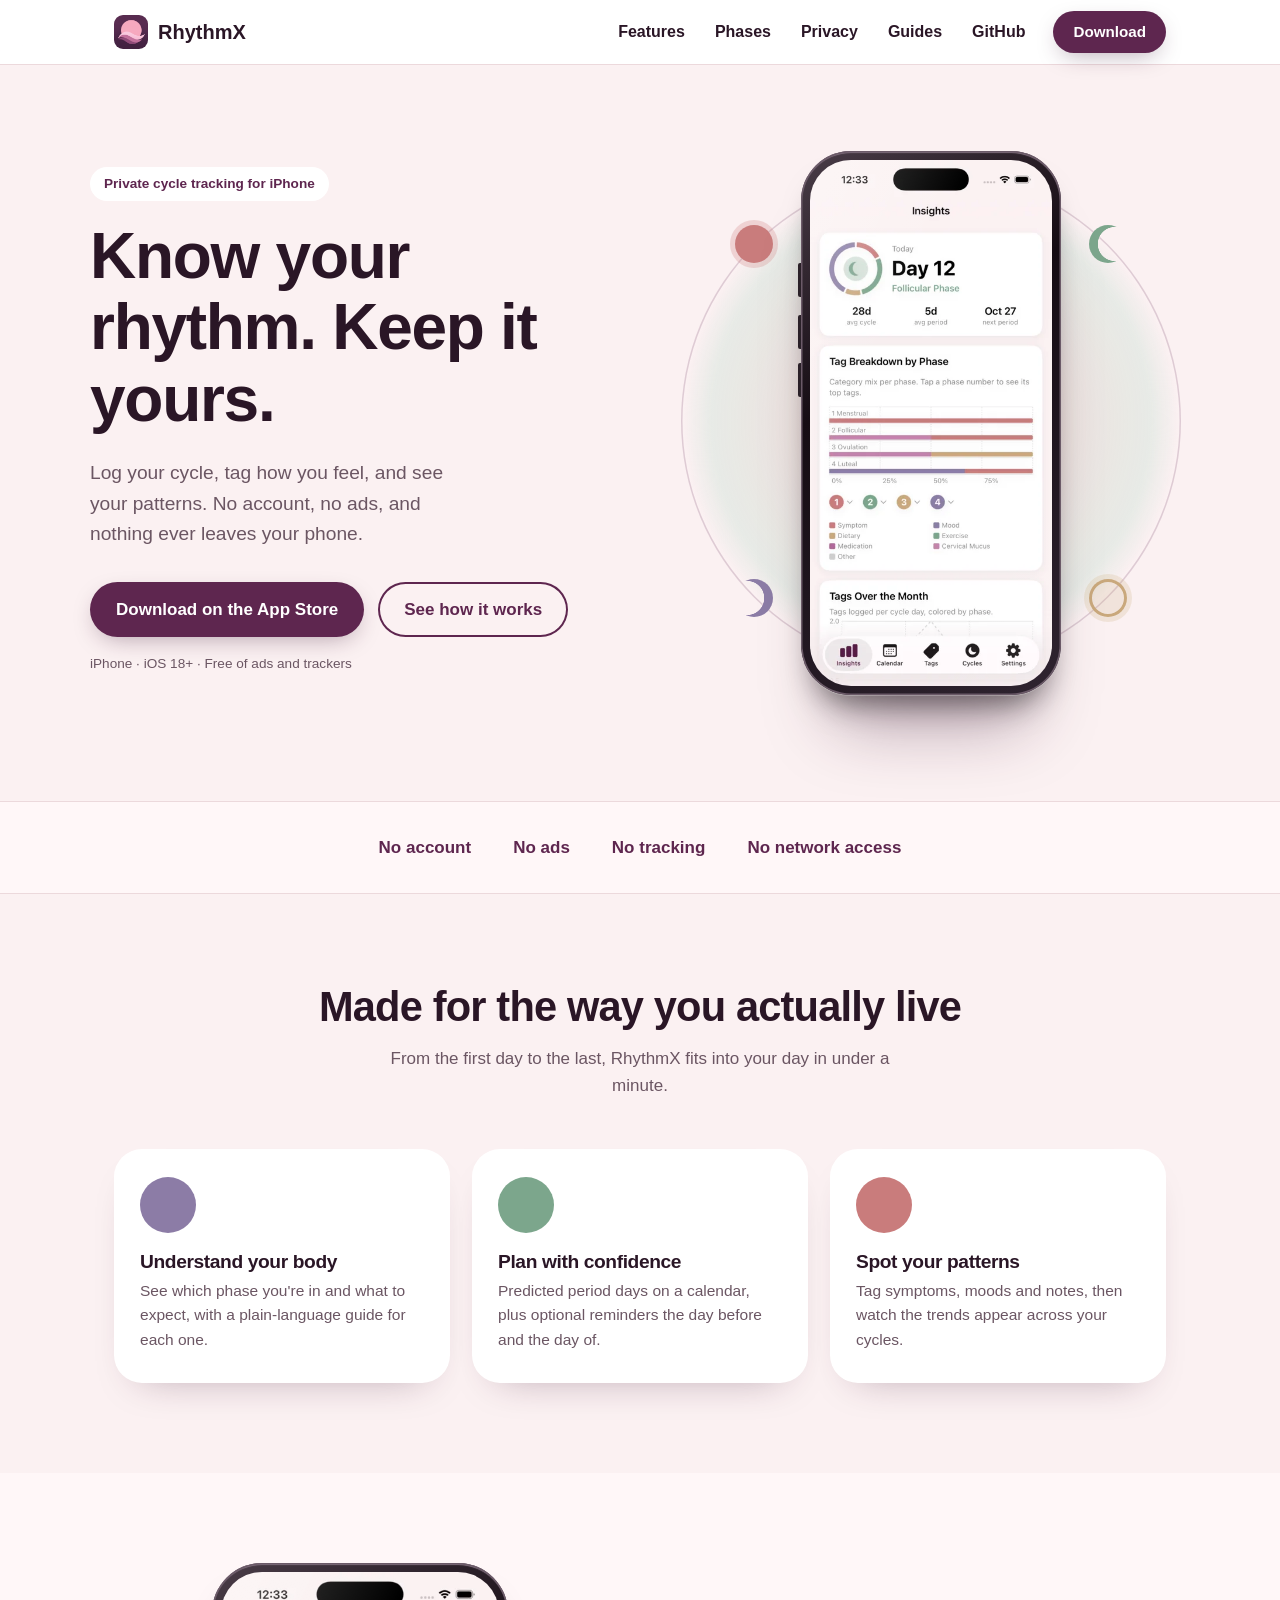
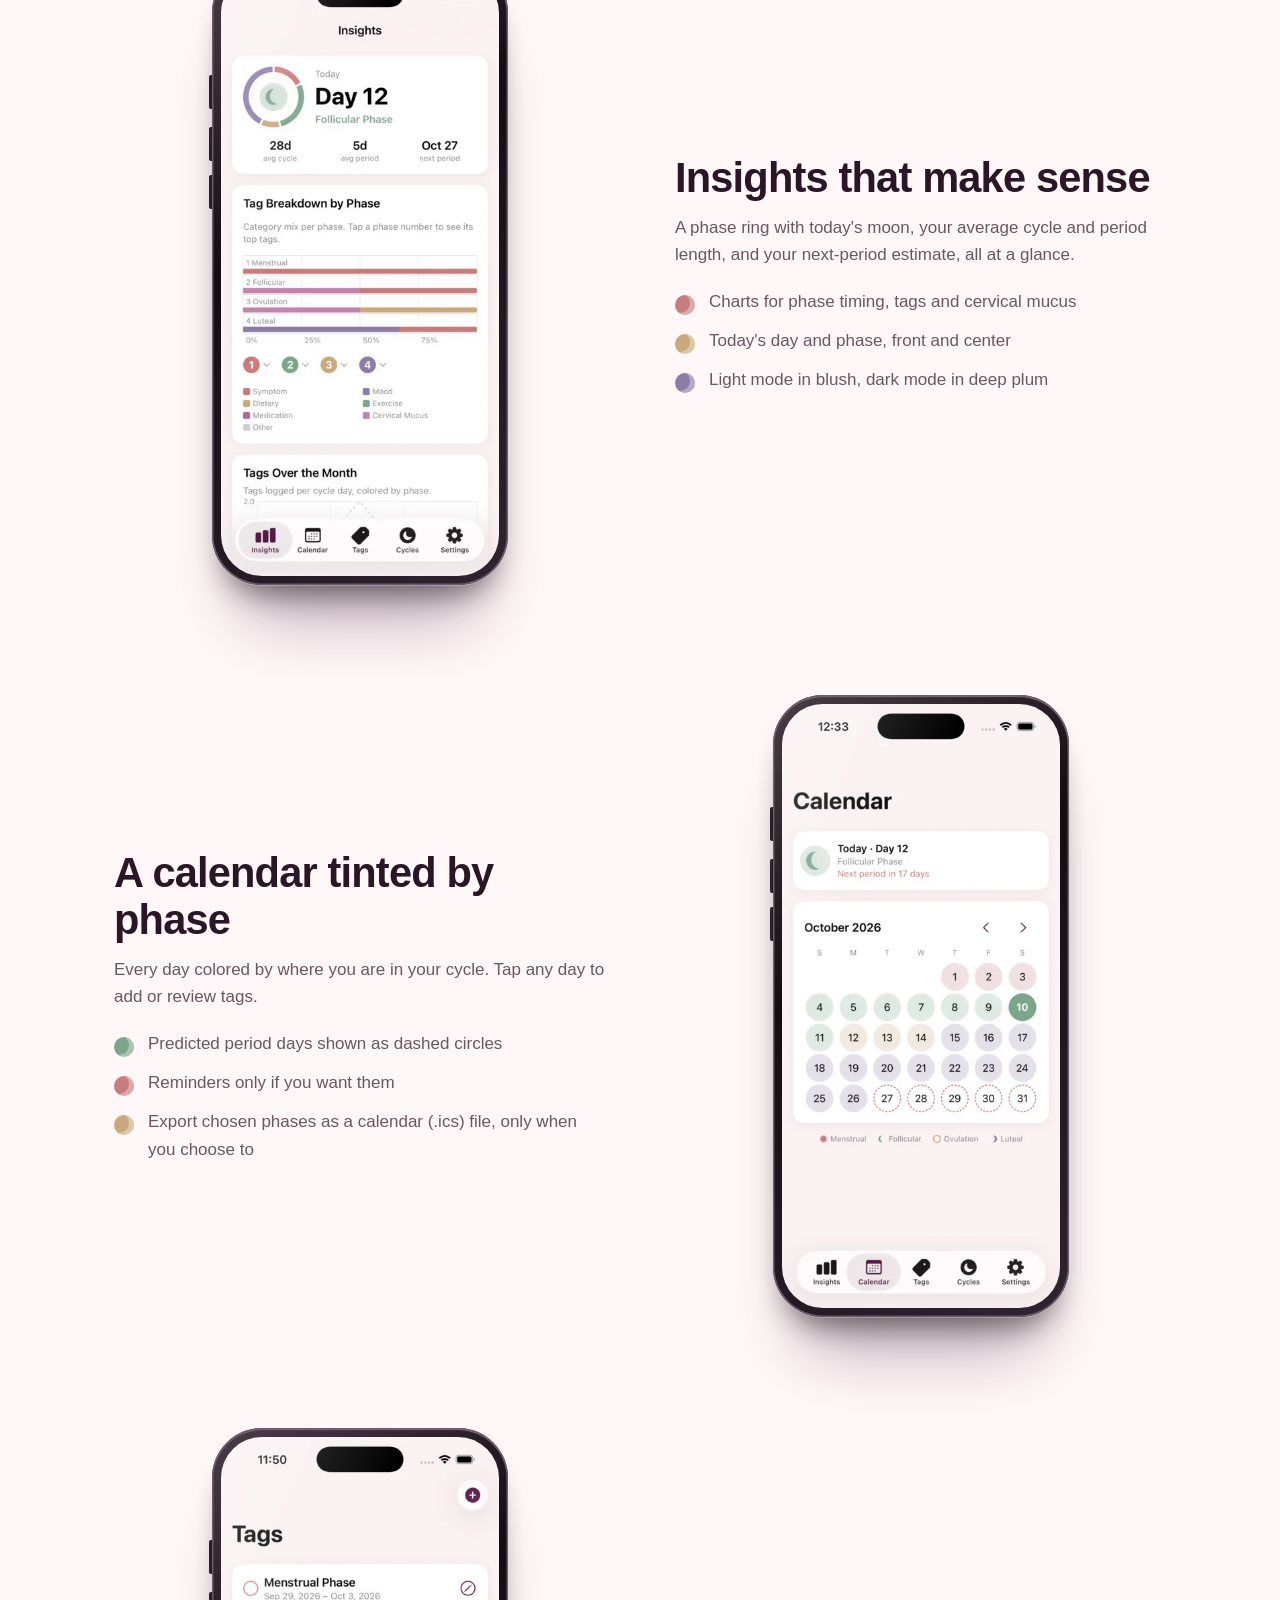
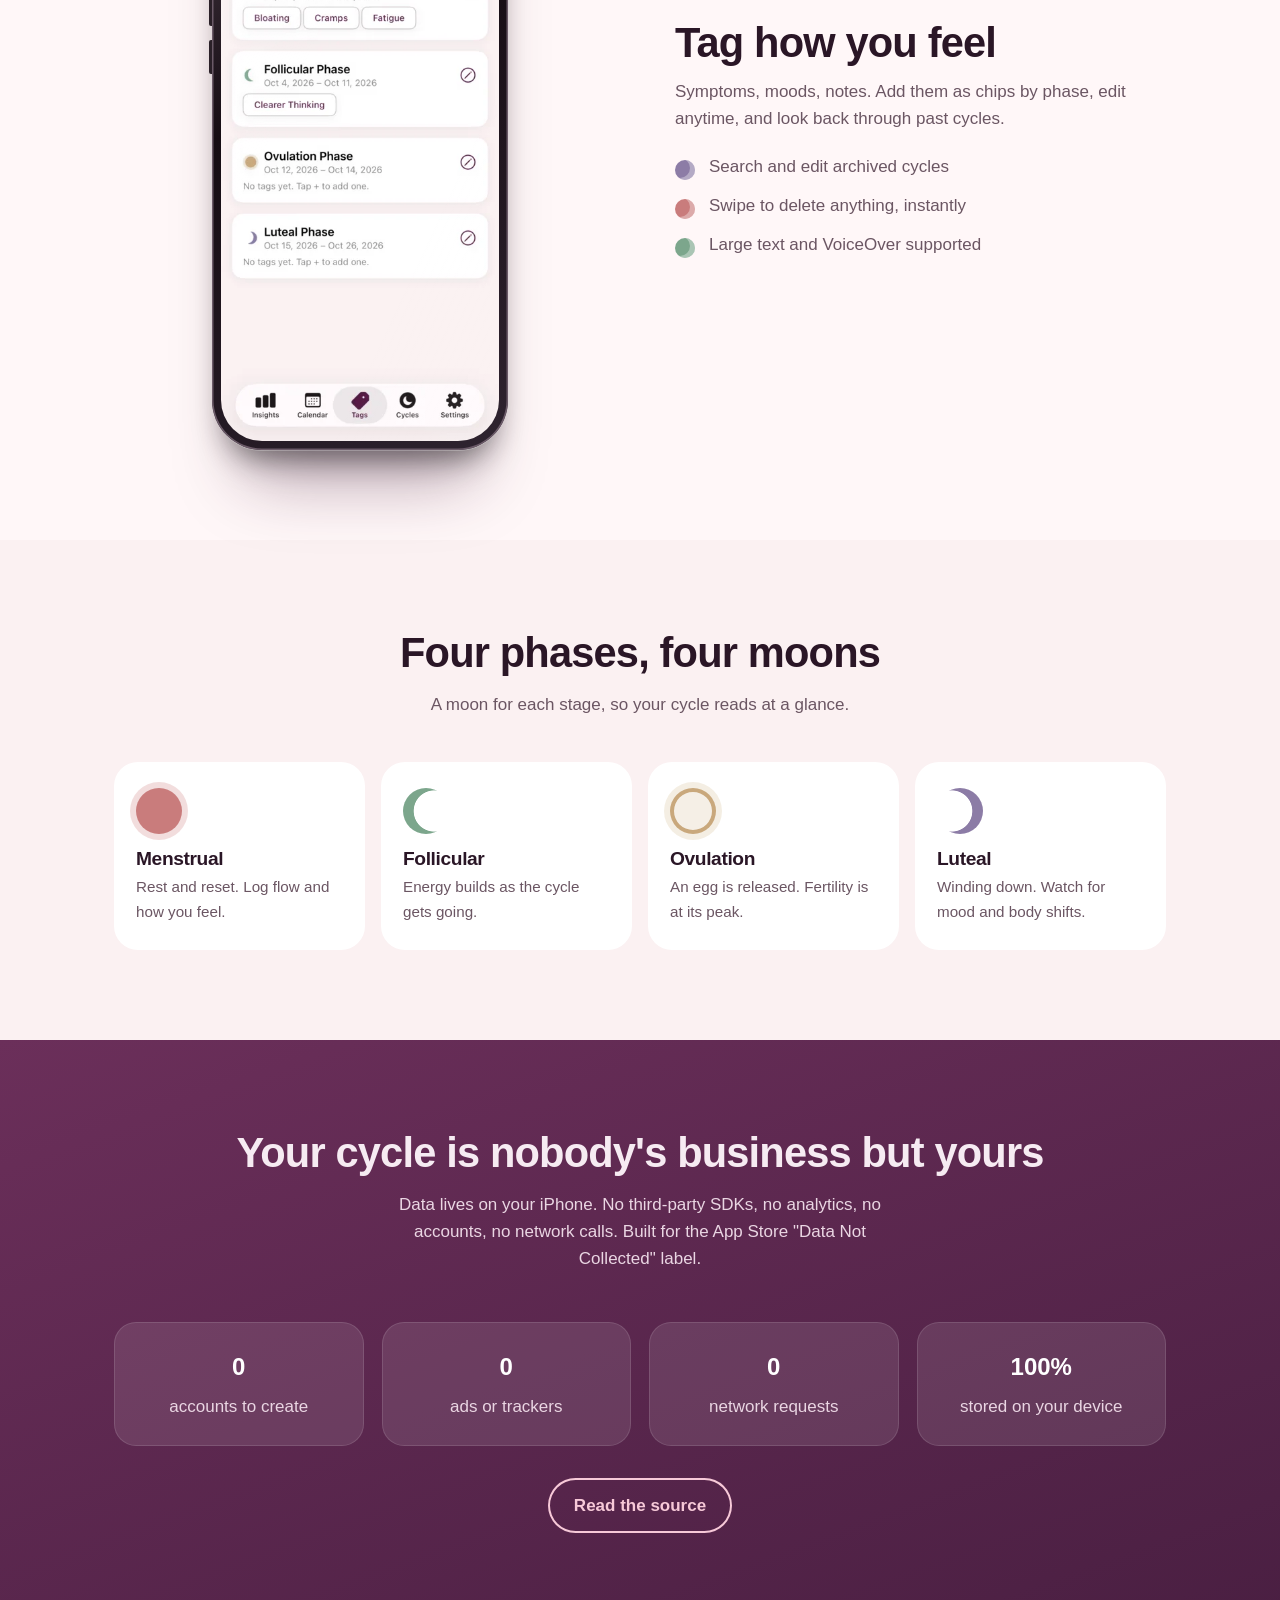
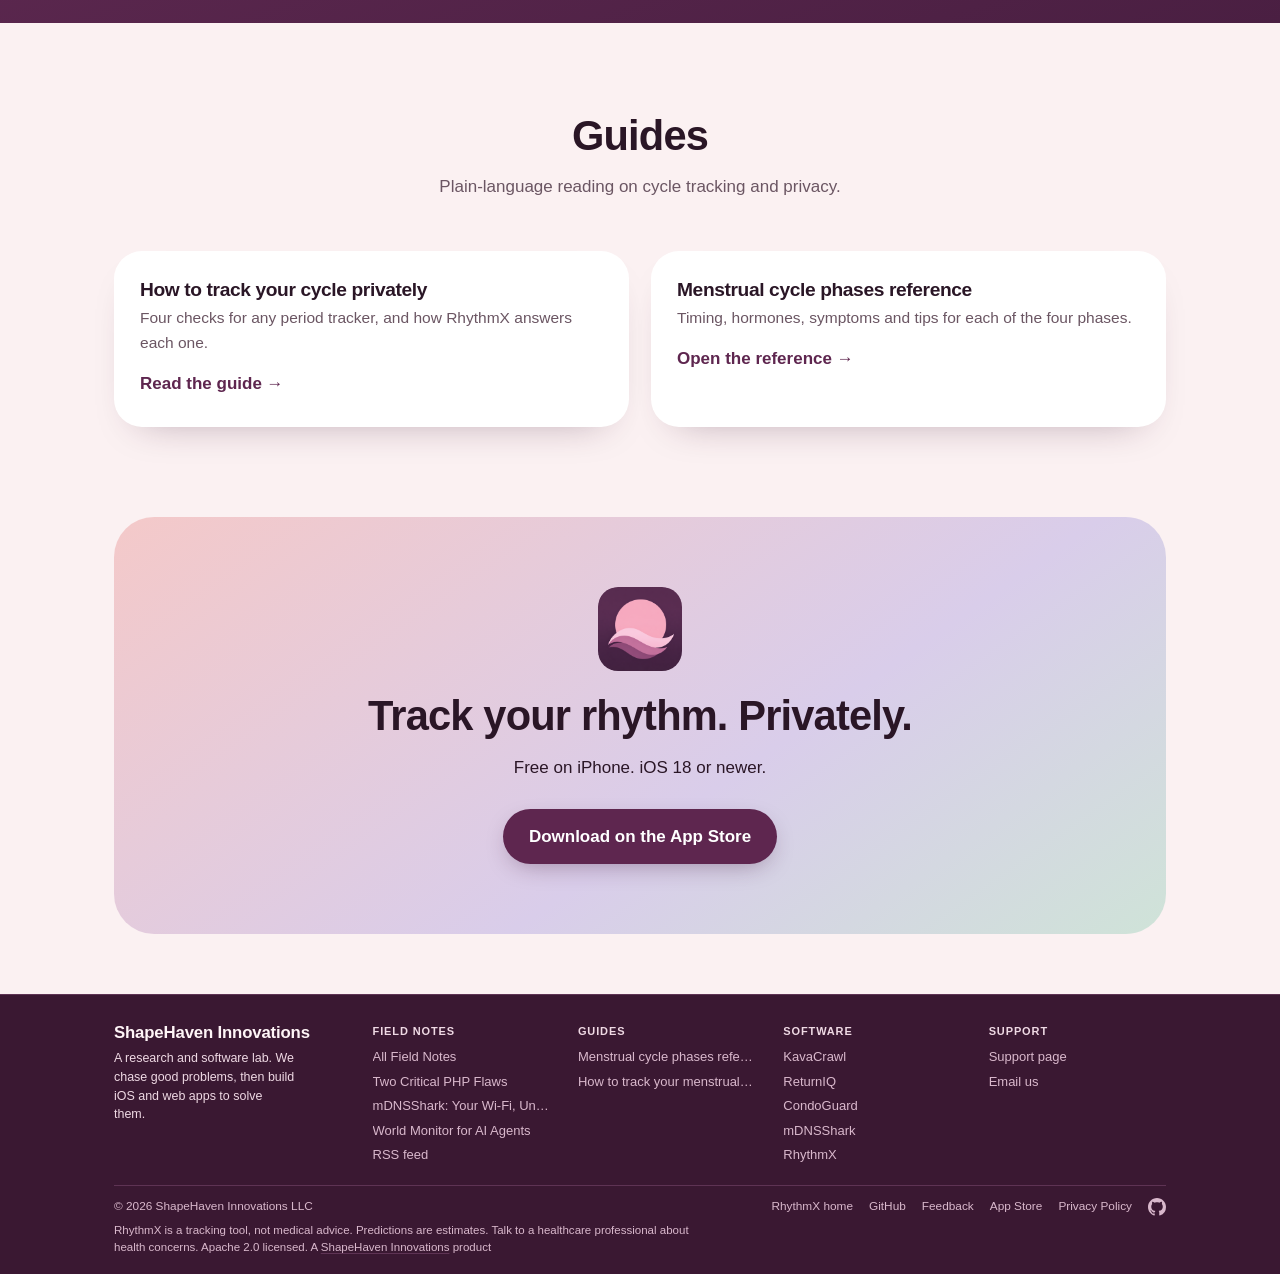
<file: index.html>
<!doctype html>
<html lang="en">
<head>
<meta charset="utf-8">
<meta name="viewport" content="width=device-width, initial-scale=1">
<meta name="color-scheme" content="light dark">
<meta name="theme-color" content="#FBF1F2" media="(prefers-color-scheme: light)">
<meta name="theme-color" content="#2E1B33" media="(prefers-color-scheme: dark)">
<title>RhythmX: Private Period Tracker for iPhone. No Account, No Tracking</title>
<meta name="description" content="RhythmX is a private menstrual cycle tracker for iPhone. Log your cycle, tag how you feel, see your patterns. No account, no ads, no tracking.">
<link rel="canonical" href="https://rhythmx.shapehaveninnovations.com/">
<link rel="icon" type="image/png" href="/assets/icon-rounded.png">
<link rel="apple-touch-icon" href="/assets/icon.png">
<meta property="og:type" content="website">
<meta property="og:site_name" content="RhythmX">
<meta property="og:title" content="RhythmX: private cycle tracking for iPhone">
<meta property="og:description" content="No account. No ads. No tracking. Everything stays on your device.">
<meta property="og:url" content="https://rhythmx.shapehaveninnovations.com/">
<meta property="og:image" content="https://rhythmx.shapehaveninnovations.com/assets/og.png">
<meta property="og:image:width" content="1200">
<meta property="og:image:height" content="630">
<meta property="og:image:alt" content="RhythmX app icon and the Insights screen showing Day 12, Follicular Phase">
<meta name="twitter:card" content="summary_large_image">
<meta name="twitter:title" content="RhythmX: private cycle tracking for iPhone">
<meta name="twitter:description" content="No account. No ads. No tracking. Everything stays on your device.">
<meta name="twitter:image" content="https://rhythmx.shapehaveninnovations.com/assets/og.png">
<script type="application/ld+json">
{
  "@context": "https://schema.org",
  "@type": "SoftwareApplication",
  "name": "RhythmX",
  "operatingSystem": "iOS 18.0",
  "applicationCategory": "HealthApplication",
  "description": "A private menstrual cycle tracker for iPhone. No account, no ads, no tracking, no network access.",
  "url": "https://rhythmx.shapehaveninnovations.com/",
  "downloadUrl": "https://github.com/Shapehaven-Innovations/RhythmX",
  "image": "https://rhythmx.shapehaveninnovations.com/assets/icon.png",
  "license": "https://www.apache.org/licenses/LICENSE-2.0",
  "sameAs": ["https://github.com/Shapehaven-Innovations/RhythmX"],
  "author": { "@type": "Organization", "name": "ShapeHaven Innovations LLC", "url": "https://shapehaveninnovations.com/" },
  "offers": { "@type": "Offer", "price": "0", "priceCurrency": "USD" }
}
</script>
<script>document.documentElement.classList.add("js")</script>
<link rel="stylesheet" href="/assets/site.css">
  <!-- footer-css:start -->
  <style>
/* Isolation so the footer looks the same inside any site's page CSS.
   .site-footer :where(...) has class-level specificity, so it beats page rules like
   "p, li { font-size }" but loses to the BEM rules below (same specificity, later). */
:where(.site-footer),
:where(.site-footer) *,
:where(.site-footer) *::before,
:where(.site-footer) *::after {
  box-sizing: border-box;
}

.site-footer :where(p, ul, li, h2) {
  margin: 0;
  padding: 0;
  font-family: inherit;
  font-size: inherit;
  line-height: inherit;
}

/* Footer: takes its colours from the --sf-page-* tokens that each site maps in
   footer/targets.json (stamped after this block), so it follows the page's palette
   while staying a distinct band. */
.site-footer {
  --sf-bg: var(--sf-page-bg, #faf9f5);
  --sf-line: var(--sf-page-line, #e8e6dc);
  --sf-muted: var(--sf-page-muted, #5e5d59);
  --sf-bright: var(--sf-page-text, #141413);
  --sf-soft: var(--sf-page-soft, color-mix(in srgb, var(--sf-bright) 82%, var(--sf-bg)));
  --sf-accent: var(--sf-page-accent, #c6613f);
  background: var(--sf-bg);
  border-top: 1px solid var(--sf-line);
  color: var(--sf-muted);
  font-family: -apple-system, BlinkMacSystemFont, 'Segoe UI', Helvetica, Arial, sans-serif;
  font-size: 0.8125rem;
  font-style: normal;
  line-height: 1.5;
  text-align: left;
  /* undo generic `footer { display:flex; margin; padding; gap }` rules in host pages */
  display: block;
  margin: var(--sf-page-gap, 0) 0 0;
  padding: 0;
  gap: 0;
  width: auto;
  max-width: none;
}

.site-footer a {
  color: var(--sf-muted);
  text-decoration: none;
  font-weight: 400;
  transition: color 0.15s ease;
}

.site-footer a:hover {
  color: var(--sf-bright);
}

.site-footer a:focus-visible {
  outline: 2px solid var(--sf-accent);
  outline-offset: 2px;
  border-radius: 2px;
}

.site-footer ul {
  list-style: none;
}

.site-footer__inner {
  max-width: 1100px;
  margin: 0 auto;
  padding: 1.75rem 1.5rem 1.125rem;
}

/* Top: wordmark and blurb, then the link columns */
.site-footer__top {
  display: grid;
  grid-template-columns: minmax(180px, 1.3fr);
  grid-auto-flow: column;
  grid-auto-columns: minmax(0, 1fr);
  gap: 1.5rem 1.75rem;
}

.site-footer__wordmark {
  color: var(--sf-bright);
  font-size: 1.05rem;
  font-weight: 600;
  letter-spacing: -0.01em;
  line-height: 1.2;
  margin-bottom: 0.375rem;
}

.site-footer__about {
  max-width: 26ch;
  font-size: 0.78rem;
  color: var(--sf-soft);
}

.site-footer__heading {
  color: var(--sf-soft);
  font-size: 0.6875rem;
  font-weight: 600;
  letter-spacing: 0.08em;
  line-height: 1.5;
  text-transform: uppercase;
  margin-bottom: 0.5rem;
}

.site-footer__list li {
  overflow: hidden;
  text-overflow: ellipsis;
  white-space: nowrap;
}

.site-footer__list li + li {
  margin-top: 0.3125rem;
}

/* Current page inside a footer list */
.site-footer [aria-current="page"] {
  color: var(--sf-bright);
}

/* Bottom: copyright and legal links on one line, then per-site fine print */
.site-footer__bottom {
  display: flex;
  flex-wrap: wrap;
  align-items: baseline;
  justify-content: space-between;
  gap: 0.375rem 1.25rem;
  margin-top: 1.25rem;
  padding-top: 0.75rem;
  border-top: 1px solid var(--sf-line);
  font-size: 0.74rem;
}

.site-footer__legal {
  display: flex;
  flex-wrap: wrap;
  gap: 0.25rem 1rem;
}

.site-footer__legal li {
  display: flex;
  align-items: center;
}

.site-footer__icon {
  color: var(--sf-soft);
}

.site-footer__icon svg {
  display: block;
}

.site-footer__fine {
  flex-basis: 100%;
  max-width: 90ch;
  font-size: 0.72rem;
}

.site-footer__fine a {
  text-decoration: underline;
  text-underline-offset: 2px;
  text-decoration-color: var(--sf-line);
}

@media (max-width: 760px) {
  .site-footer__inner {
    padding: 1.5rem 1.125rem 1rem;
  }

  .site-footer__top {
    grid-template-columns: repeat(2, minmax(0, 1fr));
    grid-auto-flow: row;
    grid-auto-columns: auto;
  }

  .site-footer__brandcol {
    grid-column: 1 / -1;
  }

  /* 24px+ touch spacing between stacked links */
  .site-footer__list li + li {
    margin-top: 0.5rem;
  }

  .site-footer__legal {
    gap: 0.5rem 1rem;
  }
}

@media (prefers-reduced-motion: reduce) {
  .site-footer a {
    transition: none;
  }
}

:root {
  --sf-page-bg: #3A1832;
  --sf-page-line: #5E3354;
  --sf-page-muted: #D9B8CC;
  --sf-page-text: #FFF5F7;
  --sf-page-soft: #EFD9E4;
  --sf-page-accent: #E8A5B8;
}
@media (prefers-color-scheme: dark) {
  :root {
    --sf-page-bg: #6B3A62;
    --sf-page-line: #8E5C84;
    --sf-page-muted: #F2D5E3;
    --sf-page-text: #FFFFFF;
    --sf-page-soft: #FAE6EE;
    --sf-page-accent: #FFC2D1;
  }
}
  </style>
  <!-- footer-css:end -->
</head>
<body>
<a class="skip" href="#main">Skip to content</a>
<header class="top">
  <div class="wrap bar">
    <a class="brand" href="/"><img src="/assets/icon-rounded.png" alt="" width="34" height="34">RhythmX</a>
    <button class="nav-toggle" type="button" aria-expanded="false" aria-controls="nav-links">Menu</button>
    <nav id="nav-links" class="nav-links" aria-label="Main">
      <a href="/#features">Features</a>
      <a href="/#phases">Phases</a>
      <a href="/#privacy">Privacy</a>
      <a href="/guides/track-your-cycle-privately/">Guides</a>
      <a href="https://github.com/Shapehaven-Innovations/RhythmX" target="_blank" rel="noopener">GitHub</a>
      <a class="btn" data-appstore href="https://github.com/Shapehaven-Innovations/RhythmX" target="_blank" rel="noopener">Download</a>
    </nav>
  </div>
</header>

<main id="main">
<div class="wrap hero">
  <div>
    <span class="eyebrow">Private cycle tracking for iPhone</span>
    <h1>Know your rhythm. Keep it yours.</h1>
    <p class="lead">Log your cycle, tag how you feel, and see your patterns. No account, no ads, and nothing ever leaves your phone.</p>
    <div class="cta">
      <a class="btn" data-appstore href="https://github.com/Shapehaven-Innovations/RhythmX" target="_blank" rel="noopener">Download on the App Store</a>
      <a class="btn ghost" href="#features">See how it works</a>
    </div>
    <small>iPhone · iOS 18+ · Free of ads and trackers</small>
  </div>
  <div class="stage">
    <div class="halo" aria-hidden="true"><span class="moon m-a" style="background:var(--rose);box-shadow:0 0 0 5px rgba(201,122,122,.25)"></span><span class="moon m-b" style="background:radial-gradient(circle at 68% 50%,transparent 52%,var(--sage) 54%)"></span><span class="moon m-c" style="background:rgba(201,168,118,.18);box-shadow:inset 0 0 0 3px var(--gold),0 0 0 5px rgba(201,168,118,.2)"></span><span class="moon m-d" style="background:radial-gradient(circle at 32% 50%,transparent 52%,var(--lav) 54%)"></span></div>
    <div class="device d-main"><picture><source srcset="/assets/tab0-light.webp" type="image/webp"><img src="/assets/tab0-light.png" alt="RhythmX Insights screen showing Day 12, Follicular Phase with a waxing crescent moon" width="414" height="900" fetchpriority="high"></picture></div>
  </div>
</div>

<div class="pill"><span>No account</span><span>No ads</span><span>No tracking</span><span>No network access</span></div>

<section id="why">
  <div class="wrap center">
    <h2>Made for the way you actually live</h2>
    <p class="sub">From the first day to the last, RhythmX fits into your day in under a minute.</p>
    <div class="cards">
      <div class="card">
        <span class="moon" style="background:var(--lav)"></span>
        <h3>Understand your body</h3>
        <p>See which phase you're in and what to expect, with a plain-language guide for each one.</p>
      </div>
      <div class="card">
        <span class="moon" style="background:var(--sage)"></span>
        <h3>Plan with confidence</h3>
        <p>Predicted period days on a calendar, plus optional reminders the day before and the day of.</p>
      </div>
      <div class="card">
        <span class="moon" style="background:var(--rose)"></span>
        <h3>Spot your patterns</h3>
        <p>Tag symptoms, moods and notes, then watch the trends appear across your cycles.</p>
      </div>
    </div>
  </div>
</section>

<section id="features" class="alt">
  <div class="wrap feats">
    <div class="feat">
      <div class="shot"><div class="device" data-tilt><picture><source srcset="/assets/tab0-light.webp" type="image/webp"><img src="/assets/tab0-light.png" alt="Insights tab with phase ring" width="414" height="900" loading="lazy"></picture></div></div>
      <div>
        <h2>Insights that make sense</h2>
        <p class="intro">A phase ring with today's moon, your average cycle and period length, and your next-period estimate, all at a glance.</p>
        <ul>
          <li style="--c:var(--rose)">Charts for phase timing, tags and cervical mucus</li>
          <li style="--c:var(--gold)">Today's day and phase, front and center</li>
          <li style="--c:var(--lav)">Light mode in blush, dark mode in deep plum</li>
        </ul>
      </div>
    </div>
    <div class="feat rev">
      <div class="shot"><div class="device" data-tilt><picture><source srcset="/assets/tab1-light.webp" type="image/webp"><img src="/assets/tab1-light.png" alt="Calendar tinted by cycle phase" width="414" height="900" loading="lazy"></picture></div></div>
      <div>
        <h2>A calendar tinted by phase</h2>
        <p class="intro">Every day colored by where you are in your cycle. Tap any day to add or review tags.</p>
        <ul>
          <li style="--c:var(--sage)">Predicted period days shown as dashed circles</li>
          <li style="--c:var(--rose)">Reminders only if you want them</li>
          <li style="--c:var(--gold)">Export chosen phases as a calendar (.ics) file, only when you choose to</li>
        </ul>
      </div>
    </div>
    <div class="feat">
      <div class="shot"><div class="device" data-tilt><picture><source srcset="/assets/tab2-light.webp" type="image/webp"><img src="/assets/tab2-light.png" alt="Tags screen with symptom and mood chips" width="414" height="900" loading="lazy"></picture></div></div>
      <div>
        <h2>Tag how you feel</h2>
        <p class="intro">Symptoms, moods, notes. Add them as chips by phase, edit anytime, and look back through past cycles.</p>
        <ul>
          <li style="--c:var(--lav)">Search and edit archived cycles</li>
          <li style="--c:var(--rose)">Swipe to delete anything, instantly</li>
          <li style="--c:var(--sage)">Large text and VoiceOver supported</li>
        </ul>
      </div>
    </div>
  </div>
</section>

<section id="phases">
  <div class="wrap center">
    <h2>Four phases, four moons</h2>
    <p class="sub">A moon for each stage, so your cycle reads at a glance.</p>
    <div class="phases">
      <div class="phase"><span class="moon" style="background:var(--rose);box-shadow:0 0 0 6px rgba(201,122,122,.25)"></span><h3>Menstrual</h3><p>Rest and reset. Log flow and how you feel.</p></div>
      <div class="phase"><span class="moon" style="background:radial-gradient(circle at 68% 50%,transparent 52%,var(--sage) 54%)"></span><h3>Follicular</h3><p>Energy builds as the cycle gets going.</p></div>
      <div class="phase"><span class="moon" style="background:rgba(201,168,118,.18);box-shadow:inset 0 0 0 4px var(--gold),0 0 0 6px rgba(201,168,118,.2)"></span><h3>Ovulation</h3><p>An egg is released. Fertility is at its peak.</p></div>
      <div class="phase"><span class="moon" style="background:radial-gradient(circle at 32% 50%,transparent 52%,var(--lav) 54%)"></span><h3>Luteal</h3><p>Winding down. Watch for mood and body shifts.</p></div>
    </div>
  </div>
</section>

<section class="dark" id="privacy">
  <div class="wrap center">
    <h2>Your cycle is nobody's business but yours</h2>
    <p class="sub">Data lives on your iPhone. No third-party SDKs, no analytics, no accounts, no network calls. Built for the App Store "Data Not Collected" label.</p>
    <div class="privacy-grid">
      <div><strong>0</strong><p>accounts to create</p></div>
      <div><strong>0</strong><p>ads or trackers</p></div>
      <div><strong>0</strong><p>network requests</p></div>
      <div><strong>100%</strong><p>stored on your device</p></div>
    </div>
    <a class="btn ghost" href="https://github.com/Shapehaven-Innovations/RhythmX" target="_blank" rel="noopener">Read the source</a>
  </div>
</section>

<section id="guides">
  <div class="wrap center">
    <h2>Guides</h2>
    <p class="sub">Plain-language reading on cycle tracking and privacy.</p>
    <div class="cards two">
      <a class="card" href="/guides/track-your-cycle-privately/">
        <h3>How to track your cycle privately</h3>
        <p>Four checks for any period tracker, and how RhythmX answers each one.</p>
        <span class="go">Read the guide →</span>
      </a>
      <a class="card" href="/guides/menstrual-cycle-phases-reference/">
        <h3>Menstrual cycle phases reference</h3>
        <p>Timing, hormones, symptoms and tips for each of the four phases.</p>
        <span class="go">Open the reference →</span>
      </a>
    </div>
  </div>
</section>

<div class="wrap">
  <div class="final">
    <img src="/assets/icon-rounded.png" alt="RhythmX app icon" width="84" height="84">
    <h2>Track your rhythm. Privately.</h2>
    <p class="sub">Free on iPhone. iOS 18 or newer.</p>
    <a class="btn" data-appstore href="https://github.com/Shapehaven-Innovations/RhythmX" target="_blank" rel="noopener">Download on the App Store</a>
  </div>
</div>
</main>

<!-- footer:start -->
    <footer class="site-footer">
      <div class="site-footer__inner">
        <div class="site-footer__top">
          <div class="site-footer__brandcol">
            <p class="site-footer__wordmark">ShapeHaven Innovations</p>
            <p class="site-footer__about">A research and software lab. We chase good problems, then build iOS and web apps to solve them.</p>
          </div>

          <div class="site-footer__col">
            <h2 class="site-footer__heading">Field Notes</h2>
            <ul class="site-footer__list">
              <li><a href="https://shapehaveninnovations.com/blog/">All Field Notes</a></li>
              <li><a href="https://shapehaveninnovations.com/blog/php-critical-rce-patch" title="Two Critical PHP Flaws: What to Check and Patch Today">Two Critical PHP Flaws</a></li>
              <li><a href="https://shapehaveninnovations.com/blog/mdnsshark-app" title="mDNSShark: See Everything on Your Wi-Fi, Without Sending a Byte Out">mDNSShark: Your Wi-Fi, Unseen</a></li>
              <li><a href="https://shapehaveninnovations.com/blog/worldmonitor-app" title="World Monitor: An Open-Source Dashboard Built for AI Agents">World Monitor for AI Agents</a></li>
              <li><a href="https://shapehaveninnovations.com/feed.xml" target="_blank" rel="noopener">RSS feed</a></li>
            </ul>
          </div>

          <div class="site-footer__col">
            <h2 class="site-footer__heading">Guides</h2>
            <ul class="site-footer__list">
              <li><a href="/guides/menstrual-cycle-phases-reference/">Menstrual cycle phases reference</a></li>
              <li><a href="/guides/track-your-cycle-privately/">How to track your menstrual cycle privately</a></li>
            </ul>
          </div>

          <div class="site-footer__col">
            <h2 class="site-footer__heading">Software</h2>
            <ul class="site-footer__list">
              <li><a href="https://kavacrawl.app/" target="_blank" rel="noopener">KavaCrawl</a></li>
              <li><a href="https://returniq.shapehaveninnovations.com/" target="_blank" rel="noopener">ReturnIQ</a></li>
              <li><a href="https://condoguard.app/" target="_blank" rel="noopener">CondoGuard</a></li>
              <li><a href="https://mdnsshark.shapehaveninnovations.com/" target="_blank" rel="noopener">mDNSShark</a></li>
              <li><a href="https://rhythmx.shapehaveninnovations.com/" target="_blank" rel="noopener">RhythmX</a></li>
            </ul>
          </div>

          <div class="site-footer__col">
            <h2 class="site-footer__heading">Support</h2>
            <ul class="site-footer__list">
              <li><a href="https://shapehaveninnovations.com/support.html">Support page</a></li>
              <li><a href="mailto:info@shapehaveninnovations.com">Email us</a></li>
            </ul>
          </div>
        </div>

        <div class="site-footer__bottom">
          <p class="site-footer__copyright">&copy; 2026 ShapeHaven Innovations LLC</p>
          <ul class="site-footer__legal">
            <li><a href="/">RhythmX home</a></li>
            <li><a href="https://github.com/Shapehaven-Innovations/RhythmX" rel="noopener">GitHub</a></li>
            <li><a href="https://github.com/Shapehaven-Innovations/RhythmX/issues" rel="noopener">Feedback</a></li>
            <li><a data-appstore href="https://github.com/Shapehaven-Innovations/RhythmX" rel="noopener">App Store</a></li>
            <li><a href="https://shapehaveninnovations.com/privacy.html">Privacy Policy</a></li>
            <li><a class="site-footer__icon" href="https://github.com/Shapehaven-Innovations" target="_blank" rel="noopener" aria-label="ShapeHaven Innovations on GitHub (opens in a new tab)"><svg viewBox="0 0 16 16" width="18" height="18" aria-hidden="true" focusable="false"><path fill="currentColor" d="M8 0C3.58 0 0 3.58 0 8c0 3.54 2.29 6.53 5.47 7.59.4.07.55-.17.55-.38 0-.19-.01-.82-.01-1.49-2.01.37-2.53-.49-2.69-.94-.09-.23-.48-.94-.82-1.13-.28-.15-.68-.52-.01-.53.63-.01 1.08.58 1.23.82.72 1.21 1.87.87 2.33.66.07-.52.28-.87.51-1.07-1.78-.2-3.64-.89-3.64-3.95 0-.87.31-1.59.82-2.15-.08-.2-.36-1.02.08-2.12 0 0 .67-.21 2.2.82.64-.18 1.32-.27 2-.27.68 0 1.36.09 2 .27 1.53-1.04 2.2-.82 2.2-.82.44 1.1.16 1.92.08 2.12.51.56.82 1.27.82 2.15 0 3.07-1.87 3.75-3.65 3.95.29.25.54.73.54 1.48 0 1.07-.01 1.93-.01 2.2 0 .21.15.46.55.38A8.013 8.013 0 0016 8c0-4.42-3.58-8-8-8z"/></svg></a></li>
          </ul>
          <p class="site-footer__fine">RhythmX is a tracking tool, not medical advice. Predictions are estimates. Talk to a healthcare professional about health concerns. Apache 2.0 licensed. A <a href="https://shapehaveninnovations.com/">ShapeHaven Innovations</a> product</p>
        </div>
      </div>
    </footer>
    <!-- footer:end -->
<script src="/assets/site.js" defer></script>
</body>
</html>
</file>
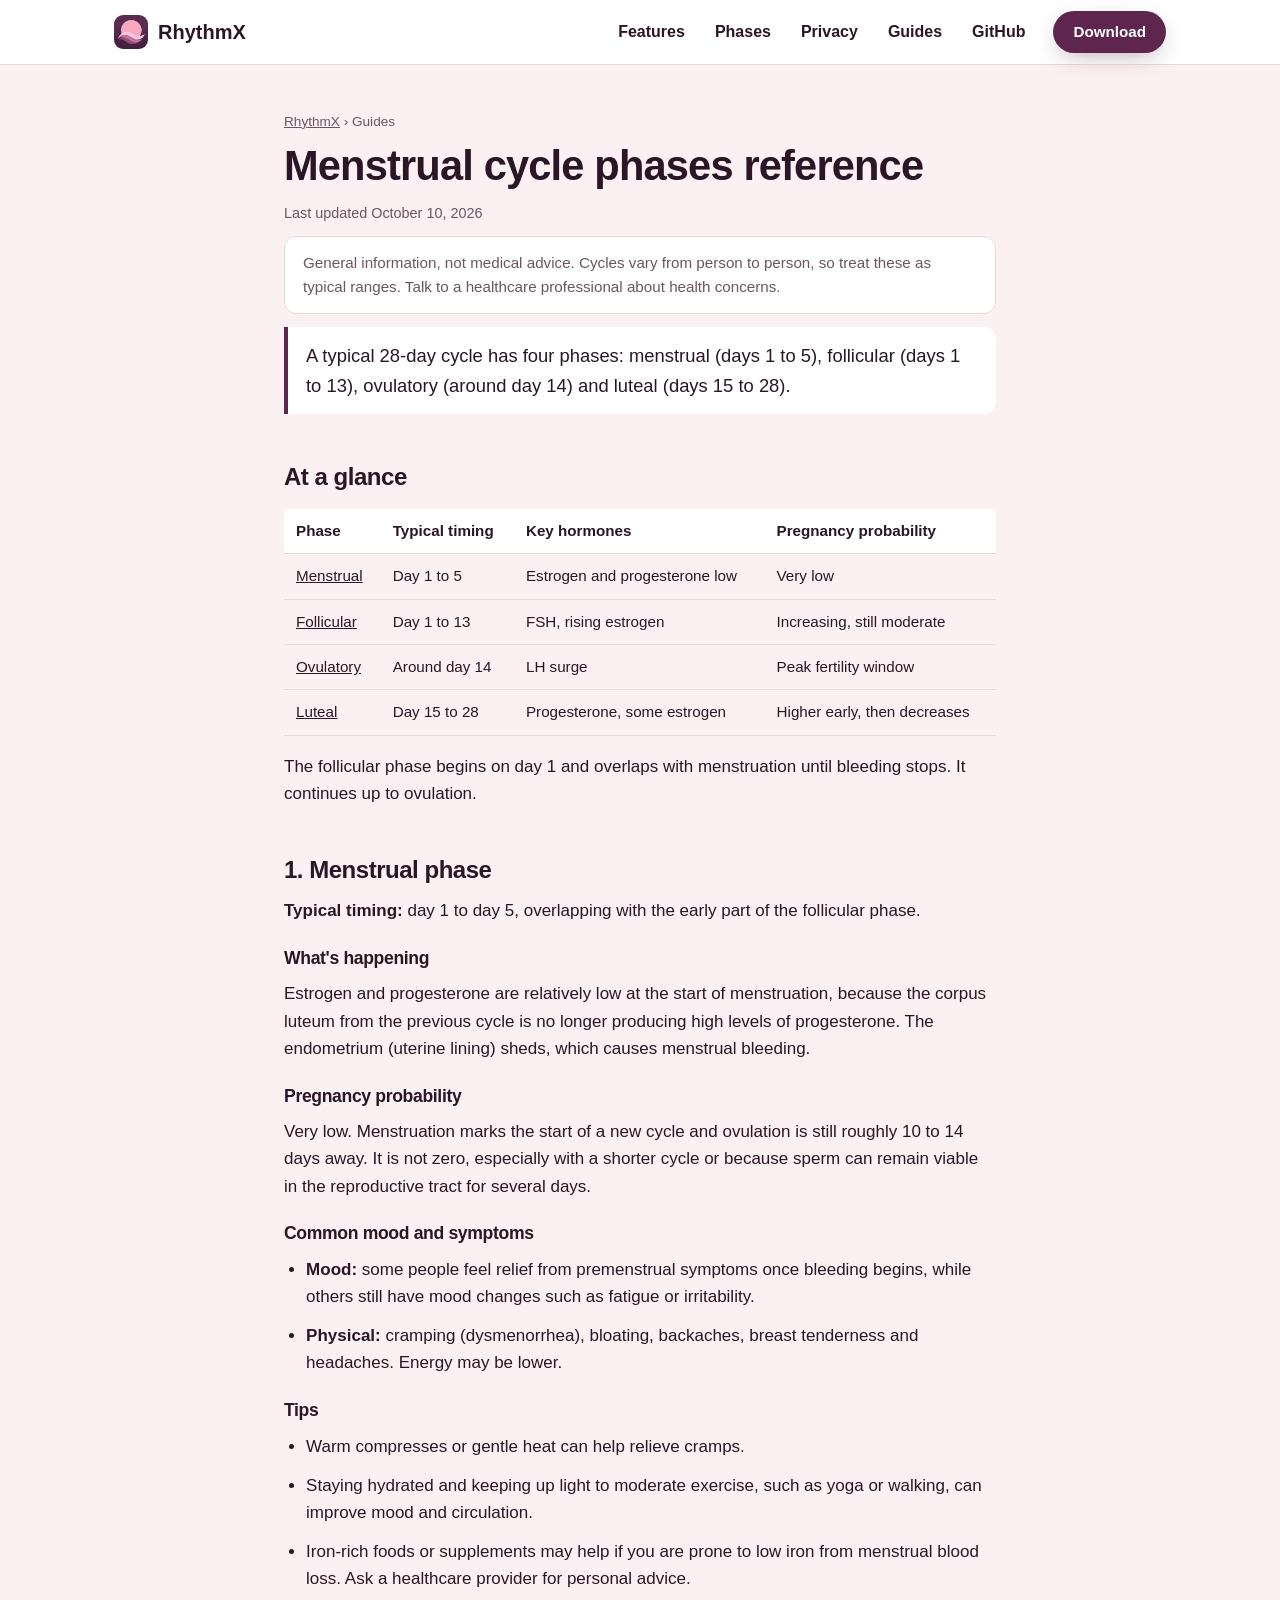
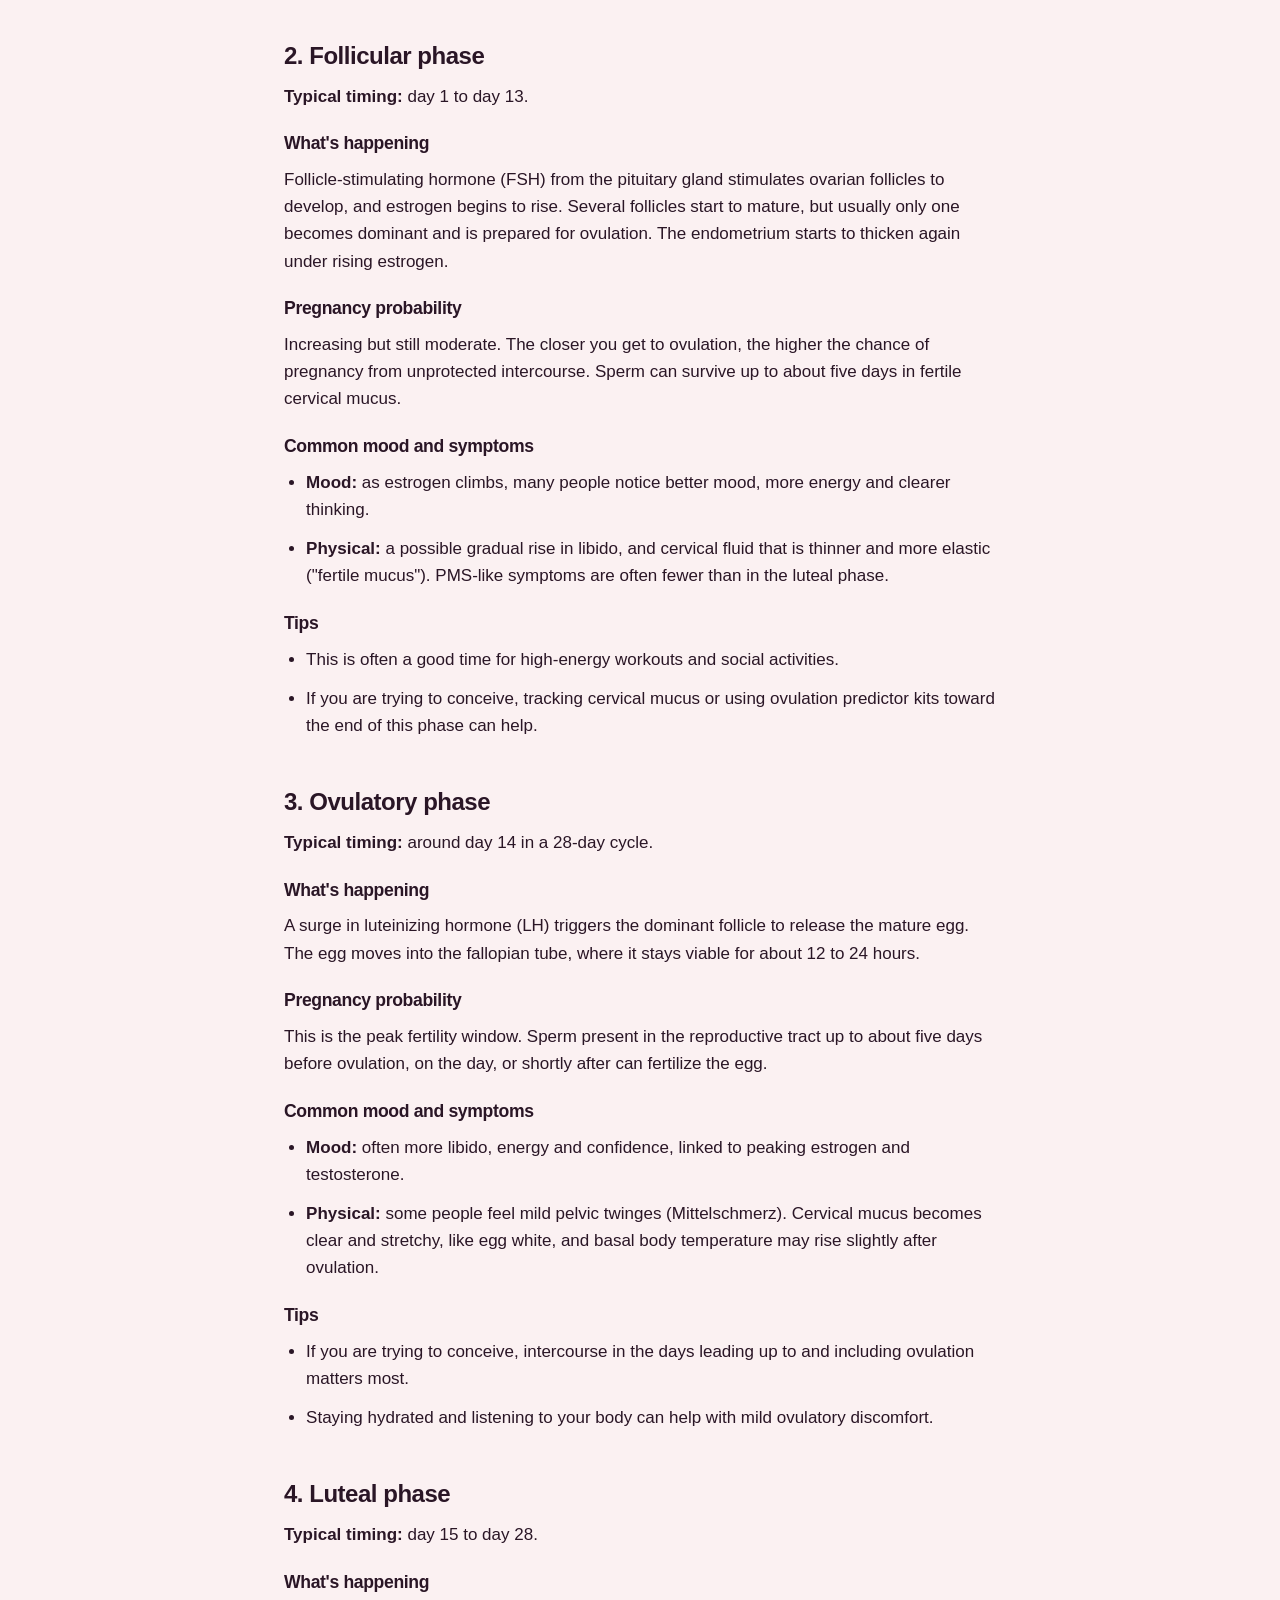
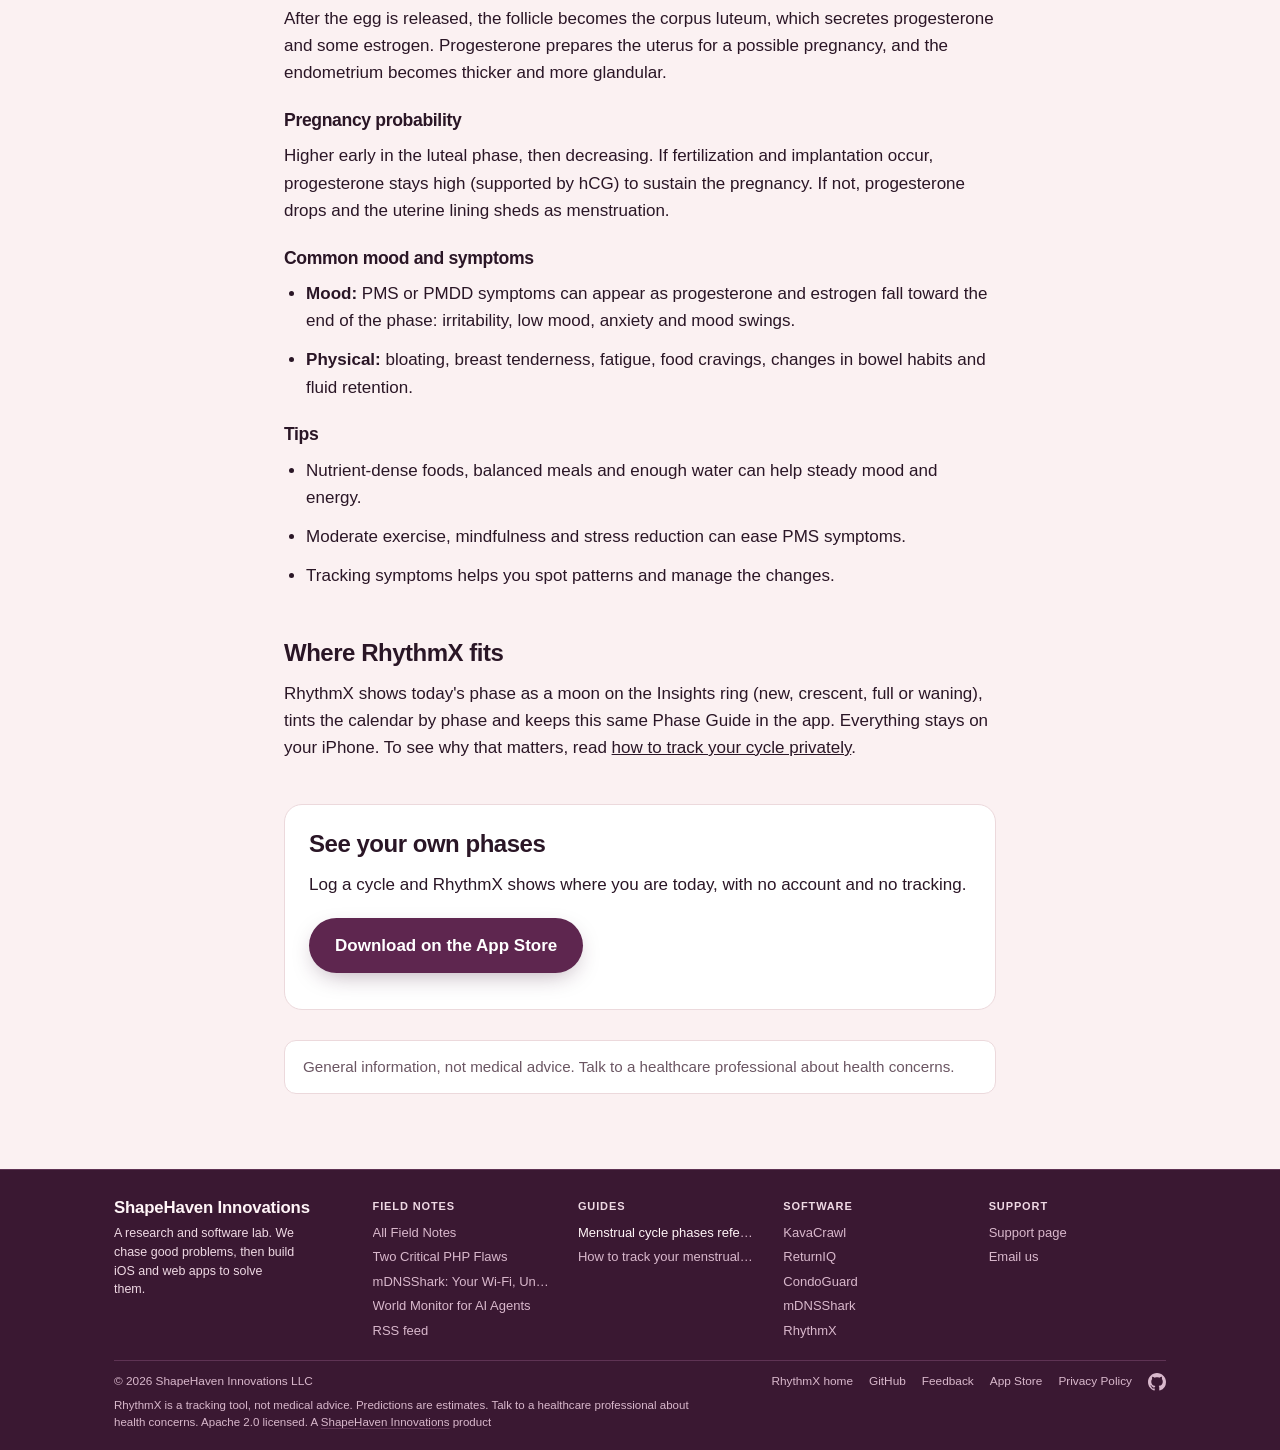
<file: guides/menstrual-cycle-phases-reference/index.html>
<!doctype html>
<html lang="en">
<head>
<meta charset="utf-8">
<meta name="viewport" content="width=device-width, initial-scale=1">
<meta name="color-scheme" content="light dark">
<meta name="theme-color" content="#FBF1F2" media="(prefers-color-scheme: light)">
<meta name="theme-color" content="#2E1B33" media="(prefers-color-scheme: dark)">
<title>Menstrual Cycle Phases Reference: Timing, Hormones, Symptoms</title>
<meta name="description" content="A scannable reference to the four menstrual cycle phases: typical timing, hormones, uterine lining, common symptoms and tips. Timing assumes a 28-day cycle.">
<link rel="canonical" href="https://rhythmx.shapehaveninnovations.com/guides/menstrual-cycle-phases-reference/">
<link rel="icon" type="image/png" href="/assets/icon-rounded.png">
<link rel="apple-touch-icon" href="/assets/icon.png">
<meta property="og:type" content="article">
<meta property="og:site_name" content="RhythmX">
<meta property="og:title" content="Menstrual Cycle Phases Reference: Timing, Hormones, Symptoms">
<meta property="og:description" content="A scannable reference to the four menstrual cycle phases: typical timing, hormones, uterine lining, common symptoms and tips. Timing assumes a 28-day cycle.">
<meta property="og:url" content="https://rhythmx.shapehaveninnovations.com/guides/menstrual-cycle-phases-reference/">
<meta property="og:image" content="https://rhythmx.shapehaveninnovations.com/assets/og.png">
<meta property="og:image:width" content="1200">
<meta property="og:image:height" content="630">
<meta property="og:image:alt" content="RhythmX app icon and the Insights screen showing Day 12, Follicular Phase">
<meta name="twitter:card" content="summary_large_image">
<meta name="twitter:title" content="Menstrual Cycle Phases Reference: Timing, Hormones, Symptoms">
<meta name="twitter:description" content="A scannable reference to the four menstrual cycle phases: typical timing, hormones, uterine lining, common symptoms and tips. Timing assumes a 28-day cycle.">
<meta name="twitter:image" content="https://rhythmx.shapehaveninnovations.com/assets/og.png">
<script type="application/ld+json">
{
  "@context": "https://schema.org",
  "@type": "Article",
  "headline": "Menstrual Cycle Phases Reference: Timing, Hormones, Symptoms",
  "description": "A scannable reference to the four menstrual cycle phases: typical timing, hormones, uterine lining, common symptoms and tips. Timing assumes a 28-day cycle.",
  "datePublished": "2026-10-10",
  "dateModified": "2026-10-10",
  "mainEntityOfPage": "https://rhythmx.shapehaveninnovations.com/guides/menstrual-cycle-phases-reference/",
  "image": "https://rhythmx.shapehaveninnovations.com/assets/og.png",
  "author": { "@type": "Organization", "name": "ShapeHaven Innovations", "url": "https://shapehaveninnovations.com/" },
  "publisher": { "@type": "Organization", "name": "ShapeHaven Innovations", "url": "https://shapehaveninnovations.com/" }
}
</script>
<link rel="stylesheet" href="/assets/site.css">
  <!-- footer-css:start -->
  <style>
/* Isolation so the footer looks the same inside any site's page CSS.
   .site-footer :where(...) has class-level specificity, so it beats page rules like
   "p, li { font-size }" but loses to the BEM rules below (same specificity, later). */
:where(.site-footer),
:where(.site-footer) *,
:where(.site-footer) *::before,
:where(.site-footer) *::after {
  box-sizing: border-box;
}

.site-footer :where(p, ul, li, h2) {
  margin: 0;
  padding: 0;
  font-family: inherit;
  font-size: inherit;
  line-height: inherit;
}

/* Footer: takes its colours from the --sf-page-* tokens that each site maps in
   footer/targets.json (stamped after this block), so it follows the page's palette
   while staying a distinct band. */
.site-footer {
  --sf-bg: var(--sf-page-bg, #faf9f5);
  --sf-line: var(--sf-page-line, #e8e6dc);
  --sf-muted: var(--sf-page-muted, #5e5d59);
  --sf-bright: var(--sf-page-text, #141413);
  --sf-soft: var(--sf-page-soft, color-mix(in srgb, var(--sf-bright) 82%, var(--sf-bg)));
  --sf-accent: var(--sf-page-accent, #c6613f);
  background: var(--sf-bg);
  border-top: 1px solid var(--sf-line);
  color: var(--sf-muted);
  font-family: -apple-system, BlinkMacSystemFont, 'Segoe UI', Helvetica, Arial, sans-serif;
  font-size: 0.8125rem;
  font-style: normal;
  line-height: 1.5;
  text-align: left;
  /* undo generic `footer { display:flex; margin; padding; gap }` rules in host pages */
  display: block;
  margin: var(--sf-page-gap, 0) 0 0;
  padding: 0;
  gap: 0;
  width: auto;
  max-width: none;
}

.site-footer a {
  color: var(--sf-muted);
  text-decoration: none;
  font-weight: 400;
  transition: color 0.15s ease;
}

.site-footer a:hover {
  color: var(--sf-bright);
}

.site-footer a:focus-visible {
  outline: 2px solid var(--sf-accent);
  outline-offset: 2px;
  border-radius: 2px;
}

.site-footer ul {
  list-style: none;
}

.site-footer__inner {
  max-width: 1100px;
  margin: 0 auto;
  padding: 1.75rem 1.5rem 1.125rem;
}

/* Top: wordmark and blurb, then the link columns */
.site-footer__top {
  display: grid;
  grid-template-columns: minmax(180px, 1.3fr);
  grid-auto-flow: column;
  grid-auto-columns: minmax(0, 1fr);
  gap: 1.5rem 1.75rem;
}

.site-footer__wordmark {
  color: var(--sf-bright);
  font-size: 1.05rem;
  font-weight: 600;
  letter-spacing: -0.01em;
  line-height: 1.2;
  margin-bottom: 0.375rem;
}

.site-footer__about {
  max-width: 26ch;
  font-size: 0.78rem;
  color: var(--sf-soft);
}

.site-footer__heading {
  color: var(--sf-soft);
  font-size: 0.6875rem;
  font-weight: 600;
  letter-spacing: 0.08em;
  line-height: 1.5;
  text-transform: uppercase;
  margin-bottom: 0.5rem;
}

.site-footer__list li {
  overflow: hidden;
  text-overflow: ellipsis;
  white-space: nowrap;
}

.site-footer__list li + li {
  margin-top: 0.3125rem;
}

/* Current page inside a footer list */
.site-footer [aria-current="page"] {
  color: var(--sf-bright);
}

/* Bottom: copyright and legal links on one line, then per-site fine print */
.site-footer__bottom {
  display: flex;
  flex-wrap: wrap;
  align-items: baseline;
  justify-content: space-between;
  gap: 0.375rem 1.25rem;
  margin-top: 1.25rem;
  padding-top: 0.75rem;
  border-top: 1px solid var(--sf-line);
  font-size: 0.74rem;
}

.site-footer__legal {
  display: flex;
  flex-wrap: wrap;
  gap: 0.25rem 1rem;
}

.site-footer__legal li {
  display: flex;
  align-items: center;
}

.site-footer__icon {
  color: var(--sf-soft);
}

.site-footer__icon svg {
  display: block;
}

.site-footer__fine {
  flex-basis: 100%;
  max-width: 90ch;
  font-size: 0.72rem;
}

.site-footer__fine a {
  text-decoration: underline;
  text-underline-offset: 2px;
  text-decoration-color: var(--sf-line);
}

@media (max-width: 760px) {
  .site-footer__inner {
    padding: 1.5rem 1.125rem 1rem;
  }

  .site-footer__top {
    grid-template-columns: repeat(2, minmax(0, 1fr));
    grid-auto-flow: row;
    grid-auto-columns: auto;
  }

  .site-footer__brandcol {
    grid-column: 1 / -1;
  }

  /* 24px+ touch spacing between stacked links */
  .site-footer__list li + li {
    margin-top: 0.5rem;
  }

  .site-footer__legal {
    gap: 0.5rem 1rem;
  }
}

@media (prefers-reduced-motion: reduce) {
  .site-footer a {
    transition: none;
  }
}

:root {
  --sf-page-bg: #3A1832;
  --sf-page-line: #5E3354;
  --sf-page-muted: #D9B8CC;
  --sf-page-text: #FFF5F7;
  --sf-page-soft: #EFD9E4;
  --sf-page-accent: #E8A5B8;
}
@media (prefers-color-scheme: dark) {
  :root {
    --sf-page-bg: #6B3A62;
    --sf-page-line: #8E5C84;
    --sf-page-muted: #F2D5E3;
    --sf-page-text: #FFFFFF;
    --sf-page-soft: #FAE6EE;
    --sf-page-accent: #FFC2D1;
  }
}
  </style>
  <!-- footer-css:end -->
</head>
<body>
<a class="skip" href="#main">Skip to content</a>
<header class="top">
  <div class="wrap bar">
    <a class="brand" href="/"><img src="/assets/icon-rounded.png" alt="" width="34" height="34">RhythmX</a>
    <button class="nav-toggle" type="button" aria-expanded="false" aria-controls="nav-links">Menu</button>
    <nav id="nav-links" class="nav-links" aria-label="Main">
      <a href="/#features">Features</a>
      <a href="/#phases">Phases</a>
      <a href="/#privacy">Privacy</a>
      <a href="/guides/track-your-cycle-privately/">Guides</a>
      <a href="https://github.com/Shapehaven-Innovations/RhythmX" target="_blank" rel="noopener">GitHub</a>
      <a class="btn" data-appstore href="https://github.com/Shapehaven-Innovations/RhythmX" target="_blank" rel="noopener">Download</a>
    </nav>
  </div>
</header>

<main id="main" class="wrap article">
<article>
  <p class="crumb"><a href="/">RhythmX</a> &rsaquo; Guides</p>
  <h1>Menstrual cycle phases reference</h1>
  <p class="meta">Last updated October 10, 2026</p>
  <p class="callout">General information, not medical advice. Cycles vary from person to person, so treat these as typical ranges. Talk to a healthcare professional about health concerns.</p>
  <p class="lead">A typical 28-day cycle has four phases: menstrual (days 1 to 5), follicular (days 1 to 13), ovulatory (around day 14) and luteal (days 15 to 28).</p>

  <h2>At a glance</h2>
  <div class="table-wrap">
    <table>
      <thead><tr><th>Phase</th><th>Typical timing</th><th>Key hormones</th><th>Pregnancy probability</th></tr></thead>
      <tbody>
        <tr><td><a href="#menstrual">Menstrual</a></td><td>Day 1 to 5</td><td>Estrogen and progesterone low</td><td>Very low</td></tr>
        <tr><td><a href="#follicular">Follicular</a></td><td>Day 1 to 13</td><td>FSH, rising estrogen</td><td>Increasing, still moderate</td></tr>
        <tr><td><a href="#ovulatory">Ovulatory</a></td><td>Around day 14</td><td>LH surge</td><td>Peak fertility window</td></tr>
        <tr><td><a href="#luteal">Luteal</a></td><td>Day 15 to 28</td><td>Progesterone, some estrogen</td><td>Higher early, then decreases</td></tr>
      </tbody>
    </table>
  </div>
  <p>The follicular phase begins on day 1 and overlaps with menstruation until bleeding stops. It continues up to ovulation.</p>

  <h2 id="menstrual">1. Menstrual phase</h2>
  <p><strong>Typical timing:</strong> day 1 to day 5, overlapping with the early part of the follicular phase.</p>
  <h3>What's happening</h3>
  <p>Estrogen and progesterone are relatively low at the start of menstruation, because the corpus luteum from the previous cycle is no longer producing high levels of progesterone. The endometrium (uterine lining) sheds, which causes menstrual bleeding.</p>
  <h3>Pregnancy probability</h3>
  <p>Very low. Menstruation marks the start of a new cycle and ovulation is still roughly 10 to 14 days away. It is not zero, especially with a shorter cycle or because sperm can remain viable in the reproductive tract for several days.</p>
  <h3>Common mood and symptoms</h3>
  <ul>
    <li><strong>Mood:</strong> some people feel relief from premenstrual symptoms once bleeding begins, while others still have mood changes such as fatigue or irritability.</li>
    <li><strong>Physical:</strong> cramping (dysmenorrhea), bloating, backaches, breast tenderness and headaches. Energy may be lower.</li>
  </ul>
  <h3>Tips</h3>
  <ul>
    <li>Warm compresses or gentle heat can help relieve cramps.</li>
    <li>Staying hydrated and keeping up light to moderate exercise, such as yoga or walking, can improve mood and circulation.</li>
    <li>Iron-rich foods or supplements may help if you are prone to low iron from menstrual blood loss. Ask a healthcare provider for personal advice.</li>
  </ul>

  <h2 id="follicular">2. Follicular phase</h2>
  <p><strong>Typical timing:</strong> day 1 to day 13.</p>
  <h3>What's happening</h3>
  <p>Follicle-stimulating hormone (FSH) from the pituitary gland stimulates ovarian follicles to develop, and estrogen begins to rise. Several follicles start to mature, but usually only one becomes dominant and is prepared for ovulation. The endometrium starts to thicken again under rising estrogen.</p>
  <h3>Pregnancy probability</h3>
  <p>Increasing but still moderate. The closer you get to ovulation, the higher the chance of pregnancy from unprotected intercourse. Sperm can survive up to about five days in fertile cervical mucus.</p>
  <h3>Common mood and symptoms</h3>
  <ul>
    <li><strong>Mood:</strong> as estrogen climbs, many people notice better mood, more energy and clearer thinking.</li>
    <li><strong>Physical:</strong> a possible gradual rise in libido, and cervical fluid that is thinner and more elastic ("fertile mucus"). PMS-like symptoms are often fewer than in the luteal phase.</li>
  </ul>
  <h3>Tips</h3>
  <ul>
    <li>This is often a good time for high-energy workouts and social activities.</li>
    <li>If you are trying to conceive, tracking cervical mucus or using ovulation predictor kits toward the end of this phase can help.</li>
  </ul>

  <h2 id="ovulatory">3. Ovulatory phase</h2>
  <p><strong>Typical timing:</strong> around day 14 in a 28-day cycle.</p>
  <h3>What's happening</h3>
  <p>A surge in luteinizing hormone (LH) triggers the dominant follicle to release the mature egg. The egg moves into the fallopian tube, where it stays viable for about 12 to 24 hours.</p>
  <h3>Pregnancy probability</h3>
  <p>This is the peak fertility window. Sperm present in the reproductive tract up to about five days before ovulation, on the day, or shortly after can fertilize the egg.</p>
  <h3>Common mood and symptoms</h3>
  <ul>
    <li><strong>Mood:</strong> often more libido, energy and confidence, linked to peaking estrogen and testosterone.</li>
    <li><strong>Physical:</strong> some people feel mild pelvic twinges (Mittelschmerz). Cervical mucus becomes clear and stretchy, like egg white, and basal body temperature may rise slightly after ovulation.</li>
  </ul>
  <h3>Tips</h3>
  <ul>
    <li>If you are trying to conceive, intercourse in the days leading up to and including ovulation matters most.</li>
    <li>Staying hydrated and listening to your body can help with mild ovulatory discomfort.</li>
  </ul>

  <h2 id="luteal">4. Luteal phase</h2>
  <p><strong>Typical timing:</strong> day 15 to day 28.</p>
  <h3>What's happening</h3>
  <p>After the egg is released, the follicle becomes the corpus luteum, which secretes progesterone and some estrogen. Progesterone prepares the uterus for a possible pregnancy, and the endometrium becomes thicker and more glandular.</p>
  <h3>Pregnancy probability</h3>
  <p>Higher early in the luteal phase, then decreasing. If fertilization and implantation occur, progesterone stays high (supported by hCG) to sustain the pregnancy. If not, progesterone drops and the uterine lining sheds as menstruation.</p>
  <h3>Common mood and symptoms</h3>
  <ul>
    <li><strong>Mood:</strong> PMS or PMDD symptoms can appear as progesterone and estrogen fall toward the end of the phase: irritability, low mood, anxiety and mood swings.</li>
    <li><strong>Physical:</strong> bloating, breast tenderness, fatigue, food cravings, changes in bowel habits and fluid retention.</li>
  </ul>
  <h3>Tips</h3>
  <ul>
    <li>Nutrient-dense foods, balanced meals and enough water can help steady mood and energy.</li>
    <li>Moderate exercise, mindfulness and stress reduction can ease PMS symptoms.</li>
    <li>Tracking symptoms helps you spot patterns and manage the changes.</li>
  </ul>

  <h2>Where RhythmX fits</h2>
  <p>RhythmX shows today's phase as a moon on the Insights ring (new, crescent, full or waning), tints the calendar by phase and keeps this same Phase Guide in the app. Everything stays on your iPhone. To see why that matters, read <a href="/guides/track-your-cycle-privately/">how to track your cycle privately</a>.</p>

  <aside class="cta-box">
    <h2>See your own phases</h2>
    <p>Log a cycle and RhythmX shows where you are today, with no account and no tracking.</p>
    <p><a class="btn" data-appstore href="https://github.com/Shapehaven-Innovations/RhythmX" target="_blank" rel="noopener">Download on the App Store</a></p>
  </aside>
  <p class="callout" style="margin-top:2em">General information, not medical advice. Talk to a healthcare professional about health concerns.</p>
</article>
</main>

<!-- footer:start -->
    <footer class="site-footer">
      <div class="site-footer__inner">
        <div class="site-footer__top">
          <div class="site-footer__brandcol">
            <p class="site-footer__wordmark">ShapeHaven Innovations</p>
            <p class="site-footer__about">A research and software lab. We chase good problems, then build iOS and web apps to solve them.</p>
          </div>

          <div class="site-footer__col">
            <h2 class="site-footer__heading">Field Notes</h2>
            <ul class="site-footer__list">
              <li><a href="https://shapehaveninnovations.com/blog/">All Field Notes</a></li>
              <li><a href="https://shapehaveninnovations.com/blog/php-critical-rce-patch" title="Two Critical PHP Flaws: What to Check and Patch Today">Two Critical PHP Flaws</a></li>
              <li><a href="https://shapehaveninnovations.com/blog/mdnsshark-app" title="mDNSShark: See Everything on Your Wi-Fi, Without Sending a Byte Out">mDNSShark: Your Wi-Fi, Unseen</a></li>
              <li><a href="https://shapehaveninnovations.com/blog/worldmonitor-app" title="World Monitor: An Open-Source Dashboard Built for AI Agents">World Monitor for AI Agents</a></li>
              <li><a href="https://shapehaveninnovations.com/feed.xml" target="_blank" rel="noopener">RSS feed</a></li>
            </ul>
          </div>

          <div class="site-footer__col">
            <h2 class="site-footer__heading">Guides</h2>
            <ul class="site-footer__list">
              <li><span aria-current="page">Menstrual cycle phases reference</span></li>
              <li><a href="/guides/track-your-cycle-privately/">How to track your menstrual cycle privately</a></li>
            </ul>
          </div>

          <div class="site-footer__col">
            <h2 class="site-footer__heading">Software</h2>
            <ul class="site-footer__list">
              <li><a href="https://kavacrawl.app/" target="_blank" rel="noopener">KavaCrawl</a></li>
              <li><a href="https://returniq.shapehaveninnovations.com/" target="_blank" rel="noopener">ReturnIQ</a></li>
              <li><a href="https://condoguard.app/" target="_blank" rel="noopener">CondoGuard</a></li>
              <li><a href="https://mdnsshark.shapehaveninnovations.com/" target="_blank" rel="noopener">mDNSShark</a></li>
              <li><a href="https://rhythmx.shapehaveninnovations.com/" target="_blank" rel="noopener">RhythmX</a></li>
            </ul>
          </div>

          <div class="site-footer__col">
            <h2 class="site-footer__heading">Support</h2>
            <ul class="site-footer__list">
              <li><a href="https://shapehaveninnovations.com/support.html">Support page</a></li>
              <li><a href="mailto:info@shapehaveninnovations.com">Email us</a></li>
            </ul>
          </div>
        </div>

        <div class="site-footer__bottom">
          <p class="site-footer__copyright">&copy; 2026 ShapeHaven Innovations LLC</p>
          <ul class="site-footer__legal">
            <li><a href="/">RhythmX home</a></li>
            <li><a href="https://github.com/Shapehaven-Innovations/RhythmX" rel="noopener">GitHub</a></li>
            <li><a href="https://github.com/Shapehaven-Innovations/RhythmX/issues" rel="noopener">Feedback</a></li>
            <li><a data-appstore href="https://github.com/Shapehaven-Innovations/RhythmX" rel="noopener">App Store</a></li>
            <li><a href="https://shapehaveninnovations.com/privacy.html">Privacy Policy</a></li>
            <li><a class="site-footer__icon" href="https://github.com/Shapehaven-Innovations" target="_blank" rel="noopener" aria-label="ShapeHaven Innovations on GitHub (opens in a new tab)"><svg viewBox="0 0 16 16" width="18" height="18" aria-hidden="true" focusable="false"><path fill="currentColor" d="M8 0C3.58 0 0 3.58 0 8c0 3.54 2.29 6.53 5.47 7.59.4.07.55-.17.55-.38 0-.19-.01-.82-.01-1.49-2.01.37-2.53-.49-2.69-.94-.09-.23-.48-.94-.82-1.13-.28-.15-.68-.52-.01-.53.63-.01 1.08.58 1.23.82.72 1.21 1.87.87 2.33.66.07-.52.28-.87.51-1.07-1.78-.2-3.64-.89-3.64-3.95 0-.87.31-1.59.82-2.15-.08-.2-.36-1.02.08-2.12 0 0 .67-.21 2.2.82.64-.18 1.32-.27 2-.27.68 0 1.36.09 2 .27 1.53-1.04 2.2-.82 2.2-.82.44 1.1.16 1.92.08 2.12.51.56.82 1.27.82 2.15 0 3.07-1.87 3.75-3.65 3.95.29.25.54.73.54 1.48 0 1.07-.01 1.93-.01 2.2 0 .21.15.46.55.38A8.013 8.013 0 0016 8c0-4.42-3.58-8-8-8z"/></svg></a></li>
          </ul>
          <p class="site-footer__fine">RhythmX is a tracking tool, not medical advice. Predictions are estimates. Talk to a healthcare professional about health concerns. Apache 2.0 licensed. A <a href="https://shapehaveninnovations.com/">ShapeHaven Innovations</a> product</p>
        </div>
      </div>
    </footer>
    <!-- footer:end -->
<script src="/assets/site.js" defer></script>
</body>
</html>
</file>
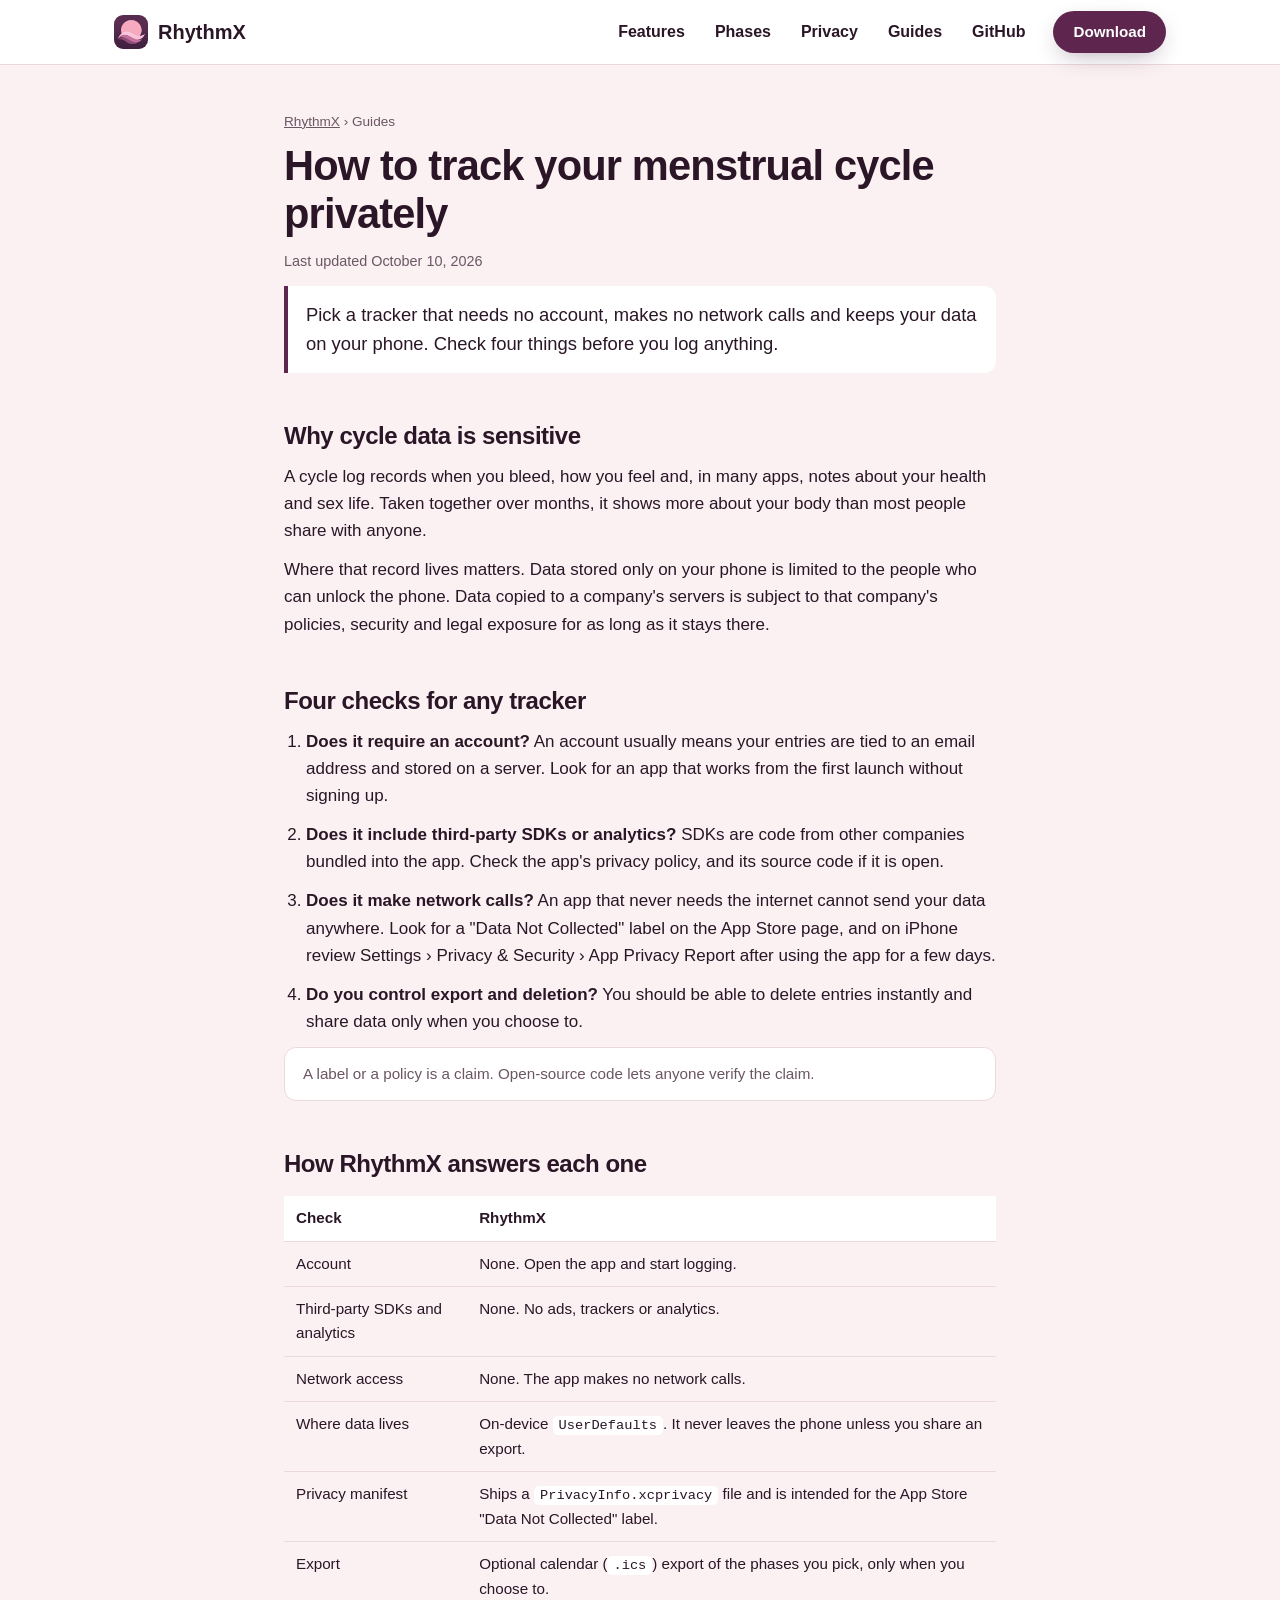
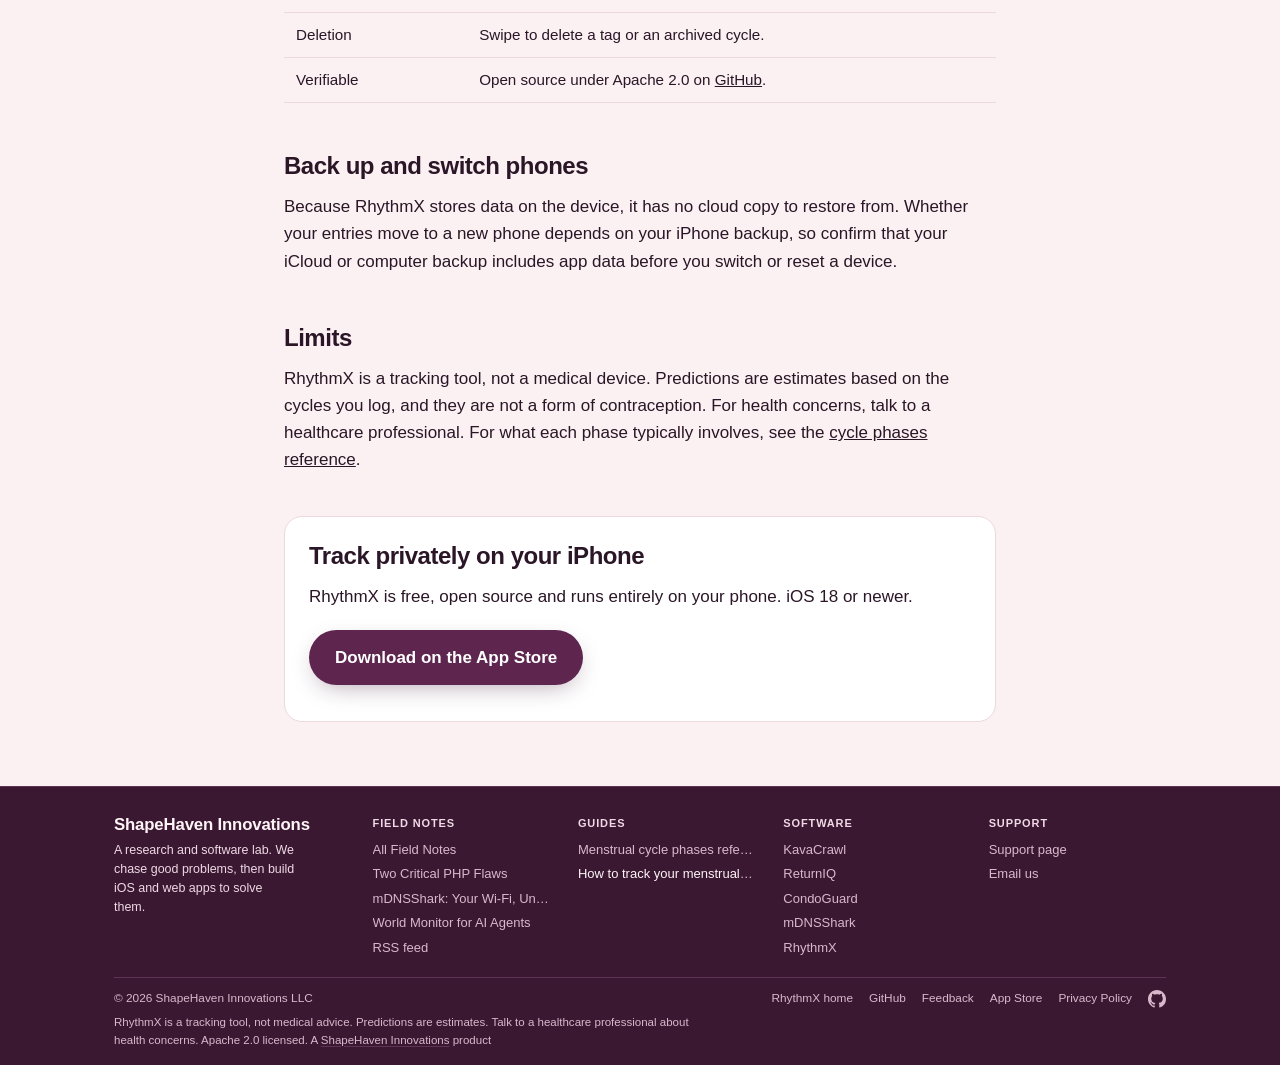
<file: guides/track-your-cycle-privately/index.html>
<!doctype html>
<html lang="en">
<head>
<meta charset="utf-8">
<meta name="viewport" content="width=device-width, initial-scale=1">
<meta name="color-scheme" content="light dark">
<meta name="theme-color" content="#FBF1F2" media="(prefers-color-scheme: light)">
<meta name="theme-color" content="#2E1B33" media="(prefers-color-scheme: dark)">
<title>How to Track Your Menstrual Cycle Privately (No Account Needed)</title>
<meta name="description" content="What to look for in a private period tracker: accounts, SDKs, network calls and exports, and how RhythmX keeps cycle data on your iPhone.">
<link rel="canonical" href="https://rhythmx.shapehaveninnovations.com/guides/track-your-cycle-privately/">
<link rel="icon" type="image/png" href="/assets/icon-rounded.png">
<link rel="apple-touch-icon" href="/assets/icon.png">
<meta property="og:type" content="article">
<meta property="og:site_name" content="RhythmX">
<meta property="og:title" content="How to Track Your Menstrual Cycle Privately (No Account Needed)">
<meta property="og:description" content="What to look for in a private period tracker: accounts, SDKs, network calls and exports, and how RhythmX keeps cycle data on your iPhone.">
<meta property="og:url" content="https://rhythmx.shapehaveninnovations.com/guides/track-your-cycle-privately/">
<meta property="og:image" content="https://rhythmx.shapehaveninnovations.com/assets/og.png">
<meta property="og:image:width" content="1200">
<meta property="og:image:height" content="630">
<meta property="og:image:alt" content="RhythmX app icon and the Insights screen showing Day 12, Follicular Phase">
<meta name="twitter:card" content="summary_large_image">
<meta name="twitter:title" content="How to Track Your Menstrual Cycle Privately (No Account Needed)">
<meta name="twitter:description" content="What to look for in a private period tracker: accounts, SDKs, network calls and exports, and how RhythmX keeps cycle data on your iPhone.">
<meta name="twitter:image" content="https://rhythmx.shapehaveninnovations.com/assets/og.png">
<script type="application/ld+json">
{
  "@context": "https://schema.org",
  "@type": "Article",
  "headline": "How to Track Your Menstrual Cycle Privately (No Account Needed)",
  "description": "What to look for in a private period tracker: accounts, SDKs, network calls and exports, and how RhythmX keeps cycle data on your iPhone.",
  "datePublished": "2026-10-10",
  "dateModified": "2026-10-10",
  "mainEntityOfPage": "https://rhythmx.shapehaveninnovations.com/guides/track-your-cycle-privately/",
  "image": "https://rhythmx.shapehaveninnovations.com/assets/og.png",
  "author": { "@type": "Organization", "name": "ShapeHaven Innovations", "url": "https://shapehaveninnovations.com/" },
  "publisher": { "@type": "Organization", "name": "ShapeHaven Innovations", "url": "https://shapehaveninnovations.com/" }
}
</script>
<link rel="stylesheet" href="/assets/site.css">
  <!-- footer-css:start -->
  <style>
/* Isolation so the footer looks the same inside any site's page CSS.
   .site-footer :where(...) has class-level specificity, so it beats page rules like
   "p, li { font-size }" but loses to the BEM rules below (same specificity, later). */
:where(.site-footer),
:where(.site-footer) *,
:where(.site-footer) *::before,
:where(.site-footer) *::after {
  box-sizing: border-box;
}

.site-footer :where(p, ul, li, h2) {
  margin: 0;
  padding: 0;
  font-family: inherit;
  font-size: inherit;
  line-height: inherit;
}

/* Footer: takes its colours from the --sf-page-* tokens that each site maps in
   footer/targets.json (stamped after this block), so it follows the page's palette
   while staying a distinct band. */
.site-footer {
  --sf-bg: var(--sf-page-bg, #faf9f5);
  --sf-line: var(--sf-page-line, #e8e6dc);
  --sf-muted: var(--sf-page-muted, #5e5d59);
  --sf-bright: var(--sf-page-text, #141413);
  --sf-soft: var(--sf-page-soft, color-mix(in srgb, var(--sf-bright) 82%, var(--sf-bg)));
  --sf-accent: var(--sf-page-accent, #c6613f);
  background: var(--sf-bg);
  border-top: 1px solid var(--sf-line);
  color: var(--sf-muted);
  font-family: -apple-system, BlinkMacSystemFont, 'Segoe UI', Helvetica, Arial, sans-serif;
  font-size: 0.8125rem;
  font-style: normal;
  line-height: 1.5;
  text-align: left;
  /* undo generic `footer { display:flex; margin; padding; gap }` rules in host pages */
  display: block;
  margin: var(--sf-page-gap, 0) 0 0;
  padding: 0;
  gap: 0;
  width: auto;
  max-width: none;
}

.site-footer a {
  color: var(--sf-muted);
  text-decoration: none;
  font-weight: 400;
  transition: color 0.15s ease;
}

.site-footer a:hover {
  color: var(--sf-bright);
}

.site-footer a:focus-visible {
  outline: 2px solid var(--sf-accent);
  outline-offset: 2px;
  border-radius: 2px;
}

.site-footer ul {
  list-style: none;
}

.site-footer__inner {
  max-width: 1100px;
  margin: 0 auto;
  padding: 1.75rem 1.5rem 1.125rem;
}

/* Top: wordmark and blurb, then the link columns */
.site-footer__top {
  display: grid;
  grid-template-columns: minmax(180px, 1.3fr);
  grid-auto-flow: column;
  grid-auto-columns: minmax(0, 1fr);
  gap: 1.5rem 1.75rem;
}

.site-footer__wordmark {
  color: var(--sf-bright);
  font-size: 1.05rem;
  font-weight: 600;
  letter-spacing: -0.01em;
  line-height: 1.2;
  margin-bottom: 0.375rem;
}

.site-footer__about {
  max-width: 26ch;
  font-size: 0.78rem;
  color: var(--sf-soft);
}

.site-footer__heading {
  color: var(--sf-soft);
  font-size: 0.6875rem;
  font-weight: 600;
  letter-spacing: 0.08em;
  line-height: 1.5;
  text-transform: uppercase;
  margin-bottom: 0.5rem;
}

.site-footer__list li {
  overflow: hidden;
  text-overflow: ellipsis;
  white-space: nowrap;
}

.site-footer__list li + li {
  margin-top: 0.3125rem;
}

/* Current page inside a footer list */
.site-footer [aria-current="page"] {
  color: var(--sf-bright);
}

/* Bottom: copyright and legal links on one line, then per-site fine print */
.site-footer__bottom {
  display: flex;
  flex-wrap: wrap;
  align-items: baseline;
  justify-content: space-between;
  gap: 0.375rem 1.25rem;
  margin-top: 1.25rem;
  padding-top: 0.75rem;
  border-top: 1px solid var(--sf-line);
  font-size: 0.74rem;
}

.site-footer__legal {
  display: flex;
  flex-wrap: wrap;
  gap: 0.25rem 1rem;
}

.site-footer__legal li {
  display: flex;
  align-items: center;
}

.site-footer__icon {
  color: var(--sf-soft);
}

.site-footer__icon svg {
  display: block;
}

.site-footer__fine {
  flex-basis: 100%;
  max-width: 90ch;
  font-size: 0.72rem;
}

.site-footer__fine a {
  text-decoration: underline;
  text-underline-offset: 2px;
  text-decoration-color: var(--sf-line);
}

@media (max-width: 760px) {
  .site-footer__inner {
    padding: 1.5rem 1.125rem 1rem;
  }

  .site-footer__top {
    grid-template-columns: repeat(2, minmax(0, 1fr));
    grid-auto-flow: row;
    grid-auto-columns: auto;
  }

  .site-footer__brandcol {
    grid-column: 1 / -1;
  }

  /* 24px+ touch spacing between stacked links */
  .site-footer__list li + li {
    margin-top: 0.5rem;
  }

  .site-footer__legal {
    gap: 0.5rem 1rem;
  }
}

@media (prefers-reduced-motion: reduce) {
  .site-footer a {
    transition: none;
  }
}

:root {
  --sf-page-bg: #3A1832;
  --sf-page-line: #5E3354;
  --sf-page-muted: #D9B8CC;
  --sf-page-text: #FFF5F7;
  --sf-page-soft: #EFD9E4;
  --sf-page-accent: #E8A5B8;
}
@media (prefers-color-scheme: dark) {
  :root {
    --sf-page-bg: #6B3A62;
    --sf-page-line: #8E5C84;
    --sf-page-muted: #F2D5E3;
    --sf-page-text: #FFFFFF;
    --sf-page-soft: #FAE6EE;
    --sf-page-accent: #FFC2D1;
  }
}
  </style>
  <!-- footer-css:end -->
</head>
<body>
<a class="skip" href="#main">Skip to content</a>
<header class="top">
  <div class="wrap bar">
    <a class="brand" href="/"><img src="/assets/icon-rounded.png" alt="" width="34" height="34">RhythmX</a>
    <button class="nav-toggle" type="button" aria-expanded="false" aria-controls="nav-links">Menu</button>
    <nav id="nav-links" class="nav-links" aria-label="Main">
      <a href="/#features">Features</a>
      <a href="/#phases">Phases</a>
      <a href="/#privacy">Privacy</a>
      <a href="/guides/track-your-cycle-privately/">Guides</a>
      <a href="https://github.com/Shapehaven-Innovations/RhythmX" target="_blank" rel="noopener">GitHub</a>
      <a class="btn" data-appstore href="https://github.com/Shapehaven-Innovations/RhythmX" target="_blank" rel="noopener">Download</a>
    </nav>
  </div>
</header>

<main id="main" class="wrap article">
<article>
  <p class="crumb"><a href="/">RhythmX</a> &rsaquo; Guides</p>
  <h1>How to track your menstrual cycle privately</h1>
  <p class="meta">Last updated October 10, 2026</p>
  <p class="lead">Pick a tracker that needs no account, makes no network calls and keeps your data on your phone. Check four things before you log anything.</p>

  <h2>Why cycle data is sensitive</h2>
  <p>A cycle log records when you bleed, how you feel and, in many apps, notes about your health and sex life. Taken together over months, it shows more about your body than most people share with anyone.</p>
  <p>Where that record lives matters. Data stored only on your phone is limited to the people who can unlock the phone. Data copied to a company's servers is subject to that company's policies, security and legal exposure for as long as it stays there.</p>

  <h2>Four checks for any tracker</h2>
  <ol>
    <li><strong>Does it require an account?</strong> An account usually means your entries are tied to an email address and stored on a server. Look for an app that works from the first launch without signing up.</li>
    <li><strong>Does it include third-party SDKs or analytics?</strong> SDKs are code from other companies bundled into the app. Check the app's privacy policy, and its source code if it is open.</li>
    <li><strong>Does it make network calls?</strong> An app that never needs the internet cannot send your data anywhere. Look for a "Data Not Collected" label on the App Store page, and on iPhone review Settings &rsaquo; Privacy &amp; Security &rsaquo; App Privacy Report after using the app for a few days.</li>
    <li><strong>Do you control export and deletion?</strong> You should be able to delete entries instantly and share data only when you choose to.</li>
  </ol>
  <p class="callout">A label or a policy is a claim. Open-source code lets anyone verify the claim.</p>

  <h2>How RhythmX answers each one</h2>
  <div class="table-wrap">
    <table>
      <thead><tr><th>Check</th><th>RhythmX</th></tr></thead>
      <tbody>
        <tr><td>Account</td><td>None. Open the app and start logging.</td></tr>
        <tr><td>Third-party SDKs and analytics</td><td>None. No ads, trackers or analytics.</td></tr>
        <tr><td>Network access</td><td>None. The app makes no network calls.</td></tr>
        <tr><td>Where data lives</td><td>On-device <code>UserDefaults</code>. It never leaves the phone unless you share an export.</td></tr>
        <tr><td>Privacy manifest</td><td>Ships a <code>PrivacyInfo.xcprivacy</code> file and is intended for the App Store "Data Not Collected" label.</td></tr>
        <tr><td>Export</td><td>Optional calendar (<code>.ics</code>) export of the phases you pick, only when you choose to.</td></tr>
        <tr><td>Deletion</td><td>Swipe to delete a tag or an archived cycle.</td></tr>
        <tr><td>Verifiable</td><td>Open source under Apache 2.0 on <a href="https://github.com/Shapehaven-Innovations/RhythmX" target="_blank" rel="noopener">GitHub</a>.</td></tr>
      </tbody>
    </table>
  </div>

  <h2>Back up and switch phones</h2>
  <p>Because RhythmX stores data on the device, it has no cloud copy to restore from. Whether your entries move to a new phone depends on your iPhone backup, so confirm that your iCloud or computer backup includes app data before you switch or reset a device.</p>

  <h2>Limits</h2>
  <p>RhythmX is a tracking tool, not a medical device. Predictions are estimates based on the cycles you log, and they are not a form of contraception. For health concerns, talk to a healthcare professional. For what each phase typically involves, see the <a href="/guides/menstrual-cycle-phases-reference/">cycle phases reference</a>.</p>

  <aside class="cta-box">
    <h2>Track privately on your iPhone</h2>
    <p>RhythmX is free, open source and runs entirely on your phone. iOS 18 or newer.</p>
    <p><a class="btn" data-appstore href="https://github.com/Shapehaven-Innovations/RhythmX" target="_blank" rel="noopener">Download on the App Store</a></p>
  </aside>
</article>
</main>

<!-- footer:start -->
    <footer class="site-footer">
      <div class="site-footer__inner">
        <div class="site-footer__top">
          <div class="site-footer__brandcol">
            <p class="site-footer__wordmark">ShapeHaven Innovations</p>
            <p class="site-footer__about">A research and software lab. We chase good problems, then build iOS and web apps to solve them.</p>
          </div>

          <div class="site-footer__col">
            <h2 class="site-footer__heading">Field Notes</h2>
            <ul class="site-footer__list">
              <li><a href="https://shapehaveninnovations.com/blog/">All Field Notes</a></li>
              <li><a href="https://shapehaveninnovations.com/blog/php-critical-rce-patch" title="Two Critical PHP Flaws: What to Check and Patch Today">Two Critical PHP Flaws</a></li>
              <li><a href="https://shapehaveninnovations.com/blog/mdnsshark-app" title="mDNSShark: See Everything on Your Wi-Fi, Without Sending a Byte Out">mDNSShark: Your Wi-Fi, Unseen</a></li>
              <li><a href="https://shapehaveninnovations.com/blog/worldmonitor-app" title="World Monitor: An Open-Source Dashboard Built for AI Agents">World Monitor for AI Agents</a></li>
              <li><a href="https://shapehaveninnovations.com/feed.xml" target="_blank" rel="noopener">RSS feed</a></li>
            </ul>
          </div>

          <div class="site-footer__col">
            <h2 class="site-footer__heading">Guides</h2>
            <ul class="site-footer__list">
              <li><a href="/guides/menstrual-cycle-phases-reference/">Menstrual cycle phases reference</a></li>
              <li><span aria-current="page">How to track your menstrual cycle privately</span></li>
            </ul>
          </div>

          <div class="site-footer__col">
            <h2 class="site-footer__heading">Software</h2>
            <ul class="site-footer__list">
              <li><a href="https://kavacrawl.app/" target="_blank" rel="noopener">KavaCrawl</a></li>
              <li><a href="https://returniq.shapehaveninnovations.com/" target="_blank" rel="noopener">ReturnIQ</a></li>
              <li><a href="https://condoguard.app/" target="_blank" rel="noopener">CondoGuard</a></li>
              <li><a href="https://mdnsshark.shapehaveninnovations.com/" target="_blank" rel="noopener">mDNSShark</a></li>
              <li><a href="https://rhythmx.shapehaveninnovations.com/" target="_blank" rel="noopener">RhythmX</a></li>
            </ul>
          </div>

          <div class="site-footer__col">
            <h2 class="site-footer__heading">Support</h2>
            <ul class="site-footer__list">
              <li><a href="https://shapehaveninnovations.com/support.html">Support page</a></li>
              <li><a href="mailto:info@shapehaveninnovations.com">Email us</a></li>
            </ul>
          </div>
        </div>

        <div class="site-footer__bottom">
          <p class="site-footer__copyright">&copy; 2026 ShapeHaven Innovations LLC</p>
          <ul class="site-footer__legal">
            <li><a href="/">RhythmX home</a></li>
            <li><a href="https://github.com/Shapehaven-Innovations/RhythmX" rel="noopener">GitHub</a></li>
            <li><a href="https://github.com/Shapehaven-Innovations/RhythmX/issues" rel="noopener">Feedback</a></li>
            <li><a data-appstore href="https://github.com/Shapehaven-Innovations/RhythmX" rel="noopener">App Store</a></li>
            <li><a href="https://shapehaveninnovations.com/privacy.html">Privacy Policy</a></li>
            <li><a class="site-footer__icon" href="https://github.com/Shapehaven-Innovations" target="_blank" rel="noopener" aria-label="ShapeHaven Innovations on GitHub (opens in a new tab)"><svg viewBox="0 0 16 16" width="18" height="18" aria-hidden="true" focusable="false"><path fill="currentColor" d="M8 0C3.58 0 0 3.58 0 8c0 3.54 2.29 6.53 5.47 7.59.4.07.55-.17.55-.38 0-.19-.01-.82-.01-1.49-2.01.37-2.53-.49-2.69-.94-.09-.23-.48-.94-.82-1.13-.28-.15-.68-.52-.01-.53.63-.01 1.08.58 1.23.82.72 1.21 1.87.87 2.33.66.07-.52.28-.87.51-1.07-1.78-.2-3.64-.89-3.64-3.95 0-.87.31-1.59.82-2.15-.08-.2-.36-1.02.08-2.12 0 0 .67-.21 2.2.82.64-.18 1.32-.27 2-.27.68 0 1.36.09 2 .27 1.53-1.04 2.2-.82 2.2-.82.44 1.1.16 1.92.08 2.12.51.56.82 1.27.82 2.15 0 3.07-1.87 3.75-3.65 3.95.29.25.54.73.54 1.48 0 1.07-.01 1.93-.01 2.2 0 .21.15.46.55.38A8.013 8.013 0 0016 8c0-4.42-3.58-8-8-8z"/></svg></a></li>
          </ul>
          <p class="site-footer__fine">RhythmX is a tracking tool, not medical advice. Predictions are estimates. Talk to a healthcare professional about health concerns. Apache 2.0 licensed. A <a href="https://shapehaveninnovations.com/">ShapeHaven Innovations</a> product</p>
        </div>
      </div>
    </footer>
    <!-- footer:end -->
<script src="/assets/site.js" defer></script>
</body>
</html>
</file>
<file: assets/site.css>
/* RhythmX site styles. Light = blush, dark = deep plum. */
:root{
  --blush:#FBF1F2; --plum:#5E264F; --plum-d:#1F1220; --rose:#C97C7C; --sage:#7CA68C; --gold:#C9A87C; --lav:#8C7CA6;
  --bg:#FBF1F2; --bg-alt:#fff7f8; --surface:#fff; --ink:#2A1626; --muted:#6b5663; --line:#ecd9dc;
  --accent:#5E264F; --accent-ink:#fff; --shadow:rgba(60,20,50,.4);
  --grad:linear-gradient(145deg,#f4c9c9,#d9cdea 60%,#cfe3d8);
  --glow-a:rgba(244,201,201,.7); --glow-b:rgba(207,227,216,.45); --ring:rgba(94,38,79,.18);
  --header-bg:rgba(255,255,255,.94); --nav-ink:#2A1626;
  color-scheme:light dark;
}
@media(prefers-color-scheme:dark){
  :root{
    --bg:#2E1B33; --bg-alt:#37213c; --surface:#442a4b; --ink:#f3e6ef; --muted:#cdb4c6; --line:#5a3c63;
    --accent:#E8A5B8; --accent-ink:#1F1220; --shadow:rgba(0,0,0,.6);
    --grad:linear-gradient(145deg,#6a3560,#4a3a73 60%,#3a5a56);
    --glow-a:rgba(106,53,96,.75); --glow-b:rgba(58,90,86,.5); --ring:rgba(232,165,184,.25);
    --header-bg:rgba(79,48,86,.96); --nav-ink:#fff;
  }
}
*,*::before,*::after{box-sizing:border-box;margin:0}
html{scroll-behavior:smooth;-webkit-text-size-adjust:100%}
body{font:17px/1.6 -apple-system,BlinkMacSystemFont,"SF Pro Text","Segoe UI",Roboto,sans-serif;color:var(--ink);background:var(--bg);-webkit-font-smoothing:antialiased}
img,svg,picture{max-width:100%;display:block}
img{height:auto}
a{color:inherit}
:focus-visible{outline:3px solid var(--accent);outline-offset:3px;border-radius:4px}
.skip{position:absolute;left:-9999px;top:8px;background:var(--accent);color:var(--accent-ink);padding:10px 16px;border-radius:8px;z-index:100}
.skip:focus{left:8px}
.wrap{max-width:1100px;margin:0 auto;padding:0 24px}
h1,h2,h3{font-family:ui-rounded,"SF Pro Rounded",-apple-system,"Segoe UI",sans-serif;line-height:1.12;letter-spacing:-.02em}
h1{font-size:clamp(2.4rem,6vw,4rem);font-weight:800}
h2{font-size:clamp(1.8rem,4vw,2.6rem);font-weight:700}
h3{font-size:1.2rem;font-weight:700}

/* header */
.top{position:sticky;top:0;z-index:50;background:var(--header-bg);backdrop-filter:saturate(1.4) blur(12px);border-bottom:1px solid var(--line);transition:box-shadow .25s}
.top.scrolled{box-shadow:0 10px 30px -18px var(--shadow)}
.bar{display:flex;align-items:center;justify-content:space-between;gap:16px;min-height:64px;position:relative}
.brand{display:flex;align-items:center;gap:10px;font-weight:800;font-size:1.25rem;text-decoration:none;color:var(--nav-ink)}
.brand img{border-radius:9px}
.nav-links{display:flex;align-items:center;gap:26px}
.nav-links a:not(.btn){text-decoration:none;color:var(--nav-ink);font-size:1rem;font-weight:600;padding:6px 2px;background:linear-gradient(var(--accent),var(--accent)) 0 100%/0 2px no-repeat;transition:background-size .25s}
.nav-links a:not(.btn):hover{background-size:100% 2px}
.nav-links .btn{padding:9px 20px;font-size:.95rem}
.nav-toggle{display:none;align-items:center;background:transparent;color:var(--nav-ink);border:2px solid var(--nav-ink);border-radius:999px;padding:6px 16px;font:inherit;font-weight:650;cursor:pointer}

/* buttons */
.btn{display:inline-flex;align-items:center;gap:8px;background:var(--accent);color:var(--accent-ink);padding:14px 26px;border-radius:999px;font-weight:650;text-decoration:none;box-shadow:0 8px 24px -8px var(--shadow);transition:transform .15s}
.btn:hover{transform:translateY(-2px)}
.btn.ghost{background:transparent;color:var(--accent);box-shadow:inset 0 0 0 2px var(--accent)}

/* landing: hero */
.hero{display:grid;grid-template-columns:1.05fr 1fr;gap:40px;align-items:center;padding:56px 0 80px}
.eyebrow{display:inline-block;background:var(--surface);color:var(--accent);font-weight:650;font-size:.85rem;padding:6px 14px;border-radius:999px;margin-bottom:20px}
.hero p.lead{font-size:1.2rem;color:var(--muted);margin:22px 0 32px;max-width:34ch}
.cta{display:flex;gap:14px;flex-wrap:wrap}
.hero small{display:block;margin-top:16px;color:var(--muted);font-size:.85rem}
.stage{position:relative;height:600px}
.halo{position:absolute;left:50%;top:50%;width:500px;height:500px;margin:-250px 0 0 -250px;border-radius:50%;background:radial-gradient(circle,var(--glow-a) 0,var(--glow-b) 62%,transparent 70%);box-shadow:inset 0 0 0 1.5px var(--ring);animation:breathe 9s ease-in-out infinite}
.halo .moon{position:absolute;width:38px;height:38px;margin:-19px 0 0 -19px}
.halo .m-a{left:14.6%;top:14.6%}.halo .m-b{left:85.4%;top:14.6%}.halo .m-c{left:85.4%;top:85.4%}.halo .m-d{left:14.6%;top:85.4%}
.pill{display:flex;gap:10px;flex-wrap:wrap;justify-content:center;padding:26px 0;border-block:1px solid var(--line);background:var(--bg-alt)}
.pill span{font-weight:650;color:var(--accent);padding:6px 16px}

/* device frame: depth */
.device{position:relative;width:296px;padding:9px;border-radius:50px;background:linear-gradient(145deg,#4a3d48,#150c13 38%,#2f2430);
  box-shadow:inset 0 0 0 1.5px #6b5a68,inset 0 2px 1px #8a7886,0 1px 0 rgba(255,255,255,.25),0 22px 30px -14px rgba(0,0,0,.5),0 60px 70px -34px var(--shadow);
  transform:rotateX(var(--rx,0deg)) rotateY(var(--ry,0deg));transition:transform .25s ease-out;will-change:transform}
.device img{width:100%;border-radius:41px;background:#fff}
.device::before{content:"";position:absolute;left:-3px;top:112px;width:3px;height:34px;border-radius:2px 0 0 2px;background:#2a2028;box-shadow:0 52px 0 #2a2028,0 100px 0 #2a2028}
.device::after{content:"";position:absolute;inset:9px;border-radius:41px;pointer-events:none;background:linear-gradient(115deg,rgba(255,255,255,.28),rgba(255,255,255,0) 34%,rgba(255,255,255,0) 70%,rgba(255,255,255,.08))}
.shot .device{transform-style:preserve-3d}
.shot .device:hover{box-shadow:inset 0 0 0 1.5px #6b5a68,inset 0 2px 1px #8a7886,0 1px 0 rgba(255,255,255,.25),0 30px 40px -14px rgba(0,0,0,.5),0 80px 90px -34px var(--shadow)}
.stage .device{position:absolute;width:260px;left:50%;top:30px;margin-left:-130px}
.stage .d-main{z-index:3;animation:float 7s ease-in-out infinite}

/* landing: sections */
section{padding:90px 0}
.center{text-align:center}
.sub{color:var(--muted);max-width:56ch;margin:14px auto 0}
.cards{display:grid;grid-template-columns:repeat(3,1fr);gap:22px;margin-top:50px;text-align:left}
.card{border-radius:28px;background:var(--surface);padding:28px 26px 30px;box-shadow:0 18px 40px -26px var(--shadow);text-decoration:none;display:block}
.card .moon{width:56px;height:56px;margin-bottom:18px}
.card p{color:var(--muted);font-size:.97rem;margin-top:6px}
a.card:hover{transform:translateY(-3px)}
a.card{transition:transform .15s}
a.card .go{display:inline-block;margin-top:14px;font-weight:650;color:var(--accent)}
.moon{display:block;border-radius:50%}
.alt{background:var(--bg-alt)}
.feat{display:grid;grid-template-columns:1fr 1fr;gap:70px;align-items:center}
.feat.rev .shot{order:2}
.shot{display:flex;justify-content:center;perspective:1200px}
.feat ul{list-style:none;padding:0;margin-top:20px;display:grid;gap:12px}
.feat li{padding-left:34px;position:relative;color:var(--muted)}
.feat li::before{content:"";position:absolute;left:0;top:7px;width:20px;height:20px;border-radius:50%;background:var(--c,var(--rose));box-shadow:inset -5px -2px 0 rgba(255,255,255,.35)}
.feat h2{margin-bottom:12px}
.feat .intro{color:var(--muted)}
.feats{display:grid;gap:110px}
.phases{display:grid;grid-template-columns:repeat(4,1fr);gap:16px;margin-top:44px;text-align:left}
.phase{background:var(--surface);border-radius:24px;padding:26px 22px}
.phase .moon{width:46px;height:46px;margin-bottom:14px}
.phase p{color:var(--muted);font-size:.95rem;margin-top:6px}
.dark{background:linear-gradient(160deg,#6b2f5a,#4a1f42);color:#f6ebf2}
.dark .sub,.dark p{color:#ead6e3}
.dark .btn.ghost{color:#F7C9D8;box-shadow:inset 0 0 0 2px #F7C9D8;margin-top:32px}
.privacy-grid{display:grid;grid-template-columns:repeat(4,1fr);gap:18px;margin-top:50px}
.privacy-grid div{background:rgba(255,255,255,.1);box-shadow:inset 0 0 0 1px rgba(255,255,255,.12);border-radius:22px;padding:26px 22px}
.privacy-grid strong{display:block;font-size:1.5rem;color:#fff;margin-bottom:6px;font-family:ui-rounded,-apple-system,sans-serif}
.cards.two{grid-template-columns:repeat(2,1fr)}
.final{text-align:center;background:var(--grad);border-radius:40px;padding:70px 24px;margin-bottom:60px}
.final img{width:84px;margin:0 auto 22px;border-radius:20px}
.final .sub{color:var(--ink)}
.final .btn{margin-top:28px}

/* motion */
@keyframes float{50%{translate:0 -14px}}
@keyframes breathe{50%{scale:1.03}}
@keyframes rise{from{opacity:0;translate:0 28px}to{opacity:1;translate:0 0}}
.hero .eyebrow,.hero h1,.hero .lead,.hero .cta,.hero small{animation:rise .8s cubic-bezier(.2,.7,.2,1) both}
.hero h1{animation-delay:.08s}.hero .lead{animation-delay:.16s}.hero .cta{animation-delay:.24s}.hero small{animation-delay:.32s}
.stage .device{animation-name:float,rise;animation-duration:7s,1s;animation-iteration-count:infinite,1;animation-fill-mode:none,backwards}
.js .reveal{opacity:0;translate:0 30px;transition:opacity .7s ease var(--d,0s),translate .7s cubic-bezier(.2,.7,.2,1) var(--d,0s),transform .2s,box-shadow .2s}
.js .reveal.in{opacity:1;translate:0 0}
.pill span{transition:transform .2s}.pill span:hover{transform:translateY(-2px)}
.card,.phase{transition:transform .2s,box-shadow .2s}
.card:hover,.phase:hover{transform:translateY(-4px);box-shadow:0 26px 40px -24px var(--shadow)}
.moon{transition:transform .5s}.card:hover .moon,.phase:hover .moon{transform:rotate(40deg) scale(1.08)}
.btn:active{transform:translateY(0) scale(.98)}

/* footer */
.foot{padding:36px 24px 50px;color:var(--muted);font-size:.9rem;display:flex;justify-content:space-between;gap:16px 28px;flex-wrap:wrap;border-top:1px solid var(--line)}
.foot a{margin-right:16px;text-underline-offset:3px}
.foot a:last-child{margin-right:0}
.disclaimer{flex-basis:100%;max-width:70ch}

/* guides */
.article{max-width:760px;padding-top:36px;padding-bottom:64px}
.crumb{font-size:.85rem;color:var(--muted);margin-bottom:6px}
.crumb a{color:var(--muted)}
.article h1{font-size:clamp(1.9rem,4.6vw,2.6rem);line-height:1.15;margin:.2em 0 .3em}
.article h2{font-size:1.5rem;line-height:1.25;margin:2em 0 .5em}
.article h3{font-size:1.1rem;margin:1.4em 0 .3em}
.article p,.article li{margin:.7em 0}
.article ul,.article ol{padding-left:1.3em}
.meta{color:var(--muted);font-size:.9rem}
.article .lead{font-size:1.15rem;padding:14px 18px;border-left:4px solid var(--accent);background:var(--surface);border-radius:0 12px 12px 0}
.callout{background:var(--surface);border:1px solid var(--line);padding:14px 18px;border-radius:12px;font-size:.95rem;color:var(--muted)}
.table-wrap{overflow-x:auto;margin:1em 0}
table{border-collapse:collapse;width:100%;font-size:.95rem;min-width:520px}
th,td{text-align:left;vertical-align:top;padding:10px 12px;border-bottom:1px solid var(--line)}
th{background:var(--surface)}
code{font-family:ui-monospace,SFMono-Regular,Menlo,monospace;font-size:.9em;background:var(--surface);padding:2px 6px;border-radius:5px}
.cta-box{margin-top:2.5em;padding:24px;background:var(--surface);border:1px solid var(--line);border-radius:18px}
.cta-box h2{margin-top:0}
.cta-box .btn{margin-top:8px}

@media(max-width:860px){
  .nav-toggle{display:inline-flex}
  .nav-links{display:none}
  .nav-links.open{display:flex;flex-direction:column;align-items:flex-start;position:absolute;left:0;right:0;top:100%;background:var(--header-bg);padding:18px 24px 22px;border-bottom:1px solid var(--line);gap:16px}
  .hero,.feat{grid-template-columns:1fr}
  .feat.rev .shot{order:0}
  .feat{gap:36px}
  .feats{gap:70px}
  .stage{height:540px}
  .halo{width:340px;height:340px;margin:-170px 0 0 -170px}
  .halo .moon{width:30px;height:30px;margin:-15px 0 0 -15px}
  .device{width:260px}
  .stage .device{width:210px;margin-left:-105px;top:24px}
      .cards,.cards.two{grid-template-columns:1fr}
  .phases,.privacy-grid{grid-template-columns:1fr 1fr}
  section{padding:64px 0}
}
@media(prefers-reduced-motion:reduce){*,*::before,*::after{animation:none!important;transition:none!important;scroll-behavior:auto!important}.js .reveal{opacity:1;translate:none}.device{transform:none!important}}
main{overflow-x:clip}
</file>
